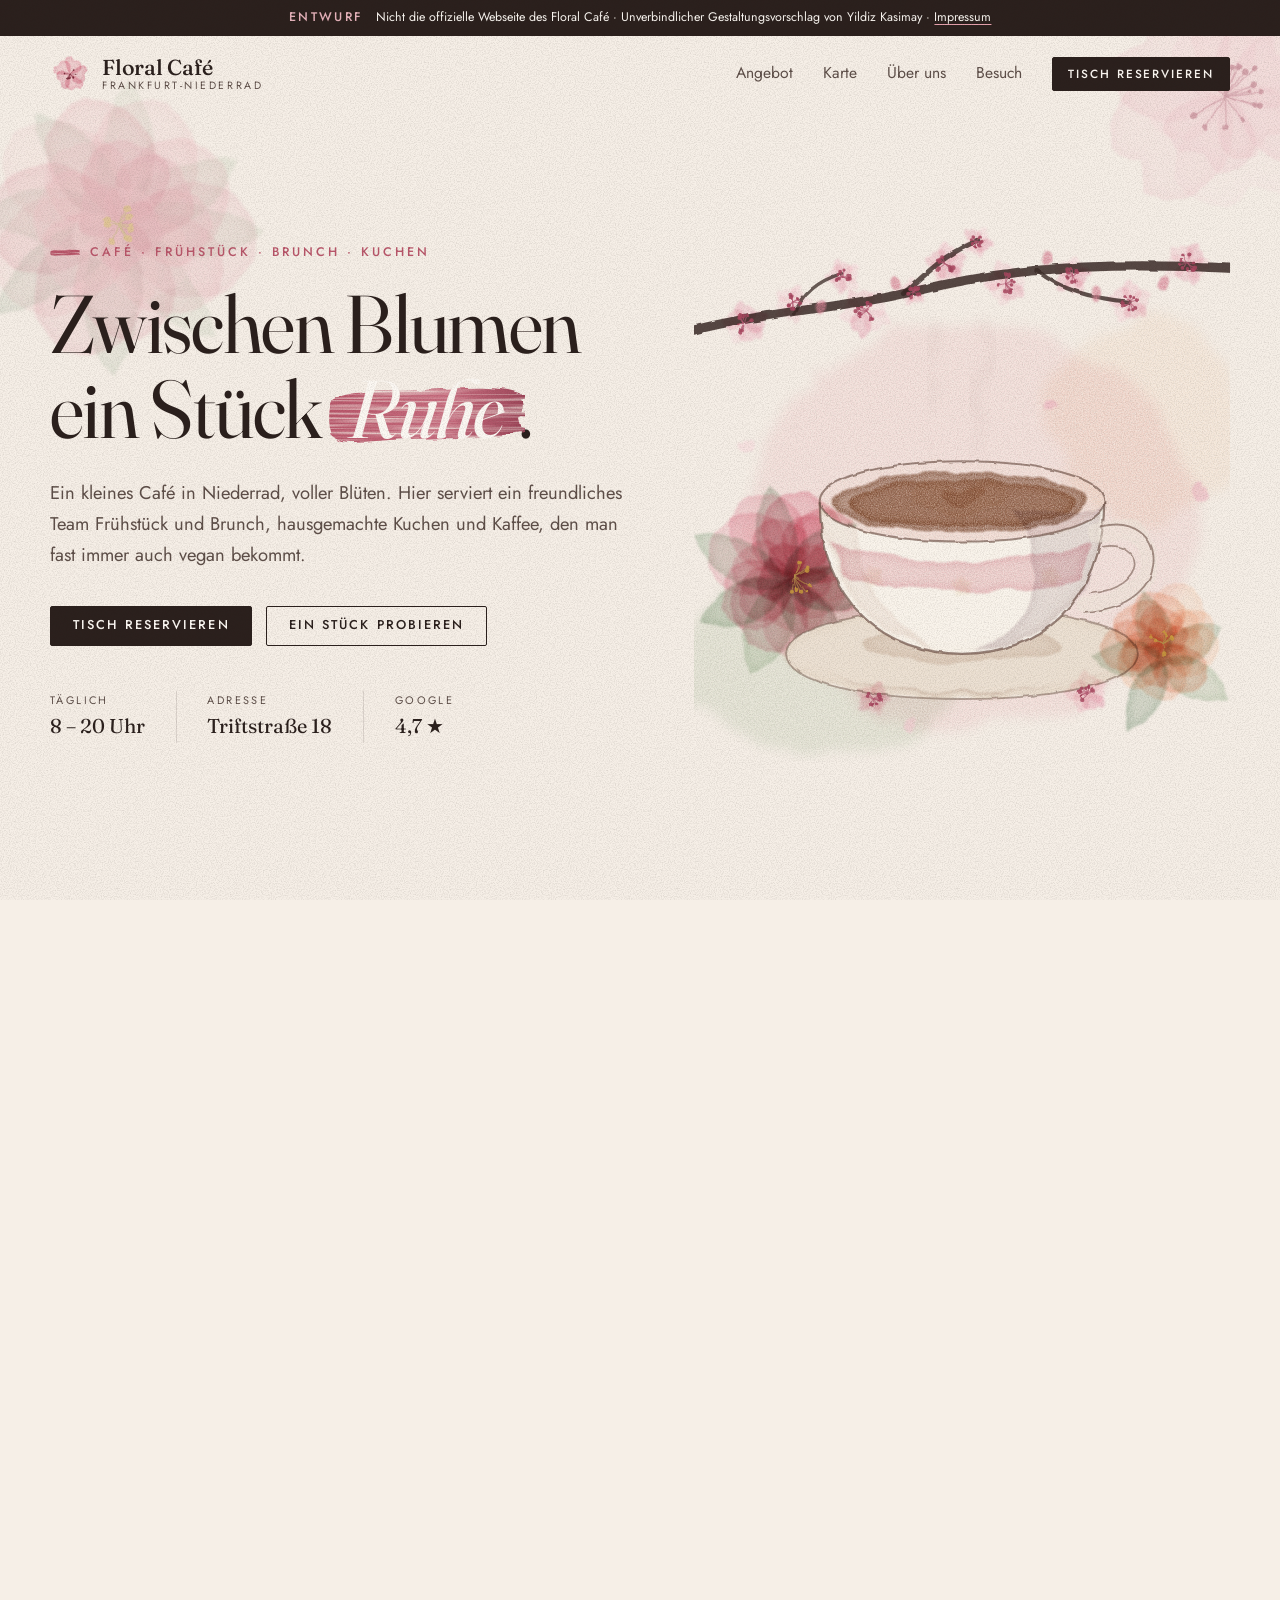
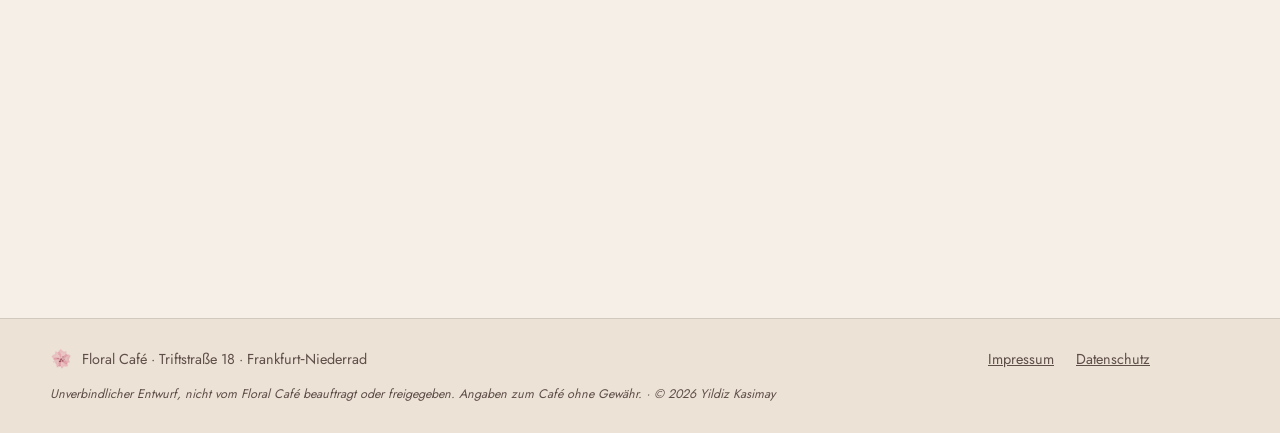
<file: index.html>
<!doctype html>
<html lang="de">
<head>
  <meta charset="utf-8">
  <meta name="viewport" content="width=device-width, initial-scale=1">
  <title>Floral Café · Frankfurt-Niederrad</title>
  <meta name="description" content="Frühstück, Brunch und hausgemachte Kuchen in einem kleinen Café voller Blumen – Triftstraße 18, Frankfurt-Niederrad. Täglich 8–20 Uhr.">
  <!-- Entwurf: nicht von Suchmaschinen erfassen lassen, solange das Café nicht zugestimmt hat -->
  <meta name="robots" content="noindex, nofollow">
  <meta name="theme-color" content="#f6efe7">
  <link rel="icon" href="img/logo.svg" type="image/svg+xml">
  <link rel="preload" href="fonts/fraunces-latin-opsz-normal.woff2" as="font" type="font/woff2" crossorigin>
  <link rel="preload" href="fonts/jost-latin-wght-normal.woff2" as="font" type="font/woff2" crossorigin>
  <link rel="stylesheet" href="css/style.css">
</head>
<body>

  <!-- Hintergrund: Blüten, die langsam aufblühen -->
  <div class="garden" aria-hidden="true">
    <div class="bloom" data-bloom="0" style="--x:-4%;--y:6%;--s:340px;--r:-12deg"><img src="img/bloom-peony-1.svg" alt=""><img src="img/bloom-peony-2.svg" alt=""><img src="img/bloom-peony-3.svg" alt=""></div>
    <div class="bloom" data-bloom="0" style="--x:84%;--y:-6%;--s:300px;--r:20deg"><img src="img/bloom-sakura-1.svg" alt=""><img src="img/bloom-sakura-2.svg" alt=""><img src="img/bloom-sakura-3.svg" alt=""></div>
    <div class="bloom" data-bloom=".08" style="--x:92%;--y:52%;--s:260px;--r:40deg"><img src="img/bloom-anemone-1.svg" alt=""><img src="img/bloom-anemone-2.svg" alt=""><img src="img/bloom-anemone-3.svg" alt=""></div>
    <div class="bloom" data-bloom=".2" style="--x:-6%;--y:62%;--s:300px;--r:-30deg"><img src="img/bloom-apricot-1.svg" alt=""><img src="img/bloom-apricot-2.svg" alt=""><img src="img/bloom-apricot-3.svg" alt=""></div>
    <div class="bloom" data-bloom=".35" style="--x:70%;--y:82%;--s:220px;--r:8deg"><img src="img/bloom-peony-1.svg" alt=""><img src="img/bloom-peony-2.svg" alt=""><img src="img/bloom-peony-3.svg" alt=""></div>
    <div class="bloom" data-bloom=".5" style="--x:14%;--y:30%;--s:150px;--r:60deg"><img src="img/bloom-sakura-1.svg" alt=""><img src="img/bloom-sakura-2.svg" alt=""><img src="img/bloom-sakura-3.svg" alt=""></div>
    <div class="bloom" data-bloom=".65" style="--x:58%;--y:18%;--s:170px;--r:-24deg"><img src="img/bloom-apricot-1.svg" alt=""><img src="img/bloom-apricot-2.svg" alt=""><img src="img/bloom-apricot-3.svg" alt=""></div>
    <div class="bloom" data-bloom=".8" style="--x:30%;--y:88%;--s:200px;--r:14deg"><img src="img/bloom-anemone-1.svg" alt=""><img src="img/bloom-anemone-2.svg" alt=""><img src="img/bloom-anemone-3.svg" alt=""></div>
  </div>

  <div class="draft-bar" role="note">
    <strong>Entwurf</strong>
    <span>Nicht die offizielle Webseite des Floral Café · Unverbindlicher Gestaltungsvorschlag von Yildiz Kasimay · <a href="impressum.html">Impressum</a></span>
  </div>

  <header class="site-header">
    <div class="container site-header__inner">
      <a class="brand" href="#start" aria-label="Floral Café, zum Seitenanfang">
        <img class="brand__mark" src="img/logo.svg" alt="" width="40" height="40">
        <span class="brand__text">
          <span class="brand__name">Floral Café</span>
          <span class="brand__sub">Frankfurt-Niederrad</span>
        </span>
      </a>
      <nav class="nav" aria-label="Hauptnavigation">
        <a href="#angebot">Angebot</a>
        <a href="#karte">Karte</a>
        <a href="#ueber-uns">Über uns</a>
        <a href="#besuch">Besuch</a>
        <a class="btn btn--small" href="tel:+496958609277">Tisch reservieren</a>
      </nav>
    </div>
  </header>

  <main id="start">

    <!-- Hero -->
    <section class="hero container">
      <div class="hero__text reveal">
        <p class="eyebrow">Café · Frühstück · Brunch · Kuchen</p>
        <h1 class="display">
          Zwischen Blumen<br>ein Stück <span class="painted"><span class="painted__text">Ruhe</span></span>.
        </h1>
        <p class="lead">
          Ein kleines Café in Niederrad, voller Blüten. Hier serviert ein freundliches Team Frühstück
          und Brunch, hausgemachte Kuchen und Kaffee, den man fast immer auch vegan bekommt.
        </p>
        <div class="hero__actions">
          <a class="btn" href="tel:+496958609277">Tisch reservieren</a>
          <a class="btn btn--ghost" href="#angebot">Ein Stück probieren</a>
        </div>
        <ul class="facts">
          <li><span class="facts__label">Täglich</span>8 – 20 Uhr</li>
          <li><span class="facts__label">Adresse</span>Triftstraße 18</li>
          <li><span class="facts__label">Google</span>4,7 ★</li>
        </ul>
      </div>
      <figure class="hero__art reveal">
        <img src="img/hero-kaffee.svg" alt="Aquarell: Cappuccino mit Latte Art zwischen Pfingstrosen, darüber ein Kirschblütenzweig" width="640" height="640">
      </figure>
    </section>

    <!-- Angebot als Torte -->
    <section class="section" id="angebot">
      <div class="container">
        <header class="section__head reveal">
          <p class="eyebrow">Unser Angebot</p>
          <h2 class="title">Eine Torte, sechs Stücke</h2>
          <p class="section__intro">Jedes Stück zeigt etwas, das es bei uns gibt. Suchen Sie sich eins aus, wir schneiden es Ihnen an.</p>
        </header>

        <div class="cake">
          <div class="cake__plate reveal">
<!-- torte:start -->
<svg class="cake__svg" viewBox="0 0 520 520" role="group" aria-label="Torte mit sechs Stücken – jedes Stück steht für ein Angebot">
<defs>
<filter id="k-wc" x="-20%" y="-20%" width="140%" height="140%" color-interpolation-filters="sRGB">
  <feTurbulence type="fractalNoise" baseFrequency="0.022" numOctaves="3" seed="8" result="warp"/>
  <feDisplacementMap in="SourceGraphic" in2="warp" scale="14" xChannelSelector="R" yChannelSelector="G" result="shape"/>
  <feGaussianBlur in="shape" stdDeviation="1.1" result="soft"/>
  <feMorphology in="soft" operator="erode" radius="2.5" result="inner"/>
  <feGaussianBlur in="inner" stdDeviation="5" result="innerSoft"/>
  <feComposite in="soft" in2="innerSoft" operator="arithmetic" k2="1" k3="-0.45" result="pool"/>
  <feTurbulence type="fractalNoise" baseFrequency="0.75" numOctaves="2" seed="12" result="grain"/>
  <feColorMatrix in="grain" type="matrix" values="0 0 0 0 0  0 0 0 0 0  0 0 0 0 0  -0.9 0 0 0 1.28" result="grainA"/>
  <feComposite in="pool" in2="grainA" operator="in"/>
</filter>
<filter id="k-bleed" x="-35%" y="-35%" width="170%" height="170%" color-interpolation-filters="sRGB">
  <feTurbulence type="fractalNoise" baseFrequency="0.012" numOctaves="4" seed="9" result="warp"/>
  <feDisplacementMap in="SourceGraphic" in2="warp" scale="46" xChannelSelector="R" yChannelSelector="G" result="shape"/>
  <feGaussianBlur in="shape" stdDeviation="7" result="soft"/>
  <feTurbulence type="fractalNoise" baseFrequency="0.6" numOctaves="2" seed="10" result="grain"/>
  <feColorMatrix in="grain" type="matrix" values="0 0 0 0 0  0 0 0 0 0  0 0 0 0 0  -1.2 0 0 0 1.4" result="grainA"/>
  <feComposite in="soft" in2="grainA" operator="in"/>
</filter>
<filter id="k-ink" x="-10%" y="-10%" width="120%" height="120%" color-interpolation-filters="sRGB">
  <feTurbulence type="fractalNoise" baseFrequency="0.06" numOctaves="2" seed="11" result="warp"/>
  <feDisplacementMap in="SourceGraphic" in2="warp" scale="4" xChannelSelector="R" yChannelSelector="G" result="shape"/>
  <feGaussianBlur in="shape" stdDeviation="0.45"/>
</filter>
<radialGradient id="k-plate" cx="45%" cy="40%" r="60%"><stop offset="0" stop-color="#fdfaf5"/><stop offset=".85" stop-color="#f3ebe0"/><stop offset="1" stop-color="#e2d4c4"/></radialGradient>
</defs>
<ellipse cx="270" cy="276" rx="250" ry="246" fill="#2b201d" fill-opacity=".10" filter="url(#k-bleed)"/>
<circle cx="260" cy="260" r="248" fill="url(#k-plate)"/>
<circle cx="260" cy="260" r="226" fill="none" stroke="#d9c7b5" stroke-width="1.2" stroke-dasharray="2 6"/>
<circle cx="260" cy="260" r="198" fill="#e8dccd" filter="url(#k-wc)"/>
<g class="cake__slice" data-slice="0" style="--dx:15px;--dy:-26px" tabindex="0" role="button" aria-label="Stück I">
  <path d="M260 260L260 64A196 196 0 0 1 429.7 162Z" fill="#2b201d" fill-opacity=".14" filter="url(#k-bleed)" class="cake__shadow"/>
  <path d="M260 260L260 64A196 196 0 0 1 429.7 162Z" fill="#f1d58a" filter="url(#k-wc)"/>
  <path d="M264.9 71.1A189 189 0 0 1 421.1 161.2" fill="none" stroke="#d9a94f" stroke-width="12" stroke-opacity=".8" filter="url(#k-wc)"/>
  <circle cx="316.7" cy="192.4" r="15" fill="#f6e27a" fill-opacity=".9" filter="url(#k-wc)"/><circle cx="316.7" cy="192.4" r="15" fill="none" stroke="#e0b93c" stroke-width="3" filter="url(#k-ink)"/><path d="M328.7 192.4L304.7 192.4" stroke="#e8c650" stroke-width="1.4" filter="url(#k-ink)"/><path d="M322.7 202.8L310.7 182" stroke="#e8c650" stroke-width="1.4" filter="url(#k-ink)"/><path d="M310.7 202.8L322.7 182" stroke="#e8c650" stroke-width="1.4" filter="url(#k-ink)"/><circle cx="312.9" cy="129.2" r="15" fill="#f6e27a" fill-opacity=".9" filter="url(#k-wc)"/><circle cx="312.9" cy="129.2" r="15" fill="none" stroke="#e0b93c" stroke-width="3" filter="url(#k-ink)"/><path d="M324.9 129.2L300.9 129.2" stroke="#e8c650" stroke-width="1.4" filter="url(#k-ink)"/><path d="M318.9 139.6L306.9 118.8" stroke="#e8c650" stroke-width="1.4" filter="url(#k-ink)"/><path d="M306.9 139.6L318.9 118.8" stroke="#e8c650" stroke-width="1.4" filter="url(#k-ink)"/><circle cx="305" cy="91.9" r="8" fill="#fdf9f3" fill-opacity=".95" filter="url(#k-wc)"/><path d="M301 91.9a4 4 0 1 1 4 4" stroke="#e6d8c8" stroke-width="1.4" fill="none"/><circle cx="347" cy="109.3" r="8" fill="#fdf9f3" fill-opacity=".95" filter="url(#k-wc)"/><path d="M343 109.3a4 4 0 1 1 4 4" stroke="#e6d8c8" stroke-width="1.4" fill="none"/><circle cx="383" cy="137" r="8" fill="#fdf9f3" fill-opacity=".95" filter="url(#k-wc)"/><path d="M379 137a4 4 0 1 1 4 4" stroke="#e6d8c8" stroke-width="1.4" fill="none"/>
  <path d="M260 260L260 64A196 196 0 0 1 429.7 162Z" fill="none" stroke="#fbf8f2" stroke-width="2.5"/>
</g>
<text class="cake__num" x="378" y="55.6" text-anchor="middle" dominant-baseline="central">I</text>
<g class="cake__slice" data-slice="1" style="--dx:30px;--dy:0px" tabindex="0" role="button" aria-label="Stück II">
  <path d="M260 260L429.7 162A196 196 0 0 1 429.7 358Z" fill="#2b201d" fill-opacity=".14" filter="url(#k-bleed)" class="cake__shadow"/>
  <path d="M260 260L429.7 162A196 196 0 0 1 429.7 358Z" fill="#ebb8b2" filter="url(#k-wc)"/>
  <path d="M426.1 169.8A189 189 0 0 1 426.1 350.2" fill="none" stroke="#c9868a" stroke-width="12" stroke-opacity=".8" filter="url(#k-wc)"/>
  <circle cx="339.2" cy="274.8" r="7.6" fill="#b8324a" fill-opacity=".9" filter="url(#k-wc)"/><circle cx="361.5" cy="273.8" r="7.8" fill="#5b3a6e" fill-opacity=".9" filter="url(#k-wc)"/><circle cx="344.9" cy="234.2" r="7.2" fill="#5b3a6e" fill-opacity=".9" filter="url(#k-wc)"/><circle cx="359.6" cy="286.7" r="7.4" fill="#a3283f" fill-opacity=".9" filter="url(#k-wc)"/><circle cx="333.9" cy="255.8" r="6.1" fill="#a3283f" fill-opacity=".9" filter="url(#k-wc)"/><circle cx="394" cy="238.4" r="6.2" fill="#b8324a" fill-opacity=".9" filter="url(#k-wc)"/><circle cx="332.2" cy="264.6" r="6.2" fill="#b8324a" fill-opacity=".9" filter="url(#k-wc)"/><circle cx="404.3" cy="253.5" r="8.2" fill="#5b3a6e" fill-opacity=".9" filter="url(#k-wc)"/><circle cx="378.3" cy="223.2" r="6.5" fill="#a3283f" fill-opacity=".9" filter="url(#k-wc)"/><circle cx="428.1" cy="215" r="8" fill="#fdf9f3" fill-opacity=".95" filter="url(#k-wc)"/><path d="M424.1 215a4 4 0 1 1 4 4" stroke="#e6d8c8" stroke-width="1.4" fill="none"/><circle cx="434" cy="260" r="8" fill="#fdf9f3" fill-opacity=".95" filter="url(#k-wc)"/><path d="M430 260a4 4 0 1 1 4 4" stroke="#e6d8c8" stroke-width="1.4" fill="none"/><circle cx="428.1" cy="305" r="8" fill="#fdf9f3" fill-opacity=".95" filter="url(#k-wc)"/><path d="M424.1 305a4 4 0 1 1 4 4" stroke="#e6d8c8" stroke-width="1.4" fill="none"/>
  <path d="M260 260L429.7 162A196 196 0 0 1 429.7 358Z" fill="none" stroke="#fbf8f2" stroke-width="2.5"/>
</g>
<text class="cake__num" x="496" y="260" text-anchor="middle" dominant-baseline="central">II</text>
<g class="cake__slice" data-slice="2" style="--dx:15px;--dy:26px" tabindex="0" role="button" aria-label="Stück III">
  <path d="M260 260L429.7 358A196 196 0 0 1 260 456Z" fill="#2b201d" fill-opacity=".14" filter="url(#k-bleed)" class="cake__shadow"/>
  <path d="M260 260L429.7 358A196 196 0 0 1 260 456Z" fill="#f7e6df" filter="url(#k-wc)"/>
  <path d="M421.1 358.8A189 189 0 0 1 264.9 448.9" fill="none" stroke="#e3b9a8" stroke-width="12" stroke-opacity=".8" filter="url(#k-wc)"/>
  <g transform="translate(293 341.8) rotate(150)"><path d="M-13 -4C-13 -22 13 -22 13 -4C10 10 -10 10 -13 -4Z" fill="#d23a4a" fill-opacity=".92" filter="url(#k-wc)"/><path d="M-6 -16L0 -24L6 -16" stroke="#5f8a45" stroke-width="3" fill="none" filter="url(#k-ink)"/></g><g transform="translate(351.8 362) rotate(150)"><path d="M-13 -4C-13 -22 13 -22 13 -4C10 10 -10 10 -13 -4Z" fill="#d23a4a" fill-opacity=".92" filter="url(#k-wc)"/><path d="M-6 -16L0 -24L6 -16" stroke="#5f8a45" stroke-width="3" fill="none" filter="url(#k-ink)"/></g><g transform="translate(298.9 395.7) rotate(150)"><path d="M-13 -4C-13 -22 13 -22 13 -4C10 10 -10 10 -13 -4Z" fill="#d23a4a" fill-opacity=".92" filter="url(#k-wc)"/><path d="M-6 -16L0 -24L6 -16" stroke="#5f8a45" stroke-width="3" fill="none" filter="url(#k-ink)"/></g><circle cx="383" cy="383" r="8" fill="#fdf9f3" fill-opacity=".95" filter="url(#k-wc)"/><path d="M379 383a4 4 0 1 1 4 4" stroke="#e6d8c8" stroke-width="1.4" fill="none"/><circle cx="347" cy="410.7" r="8" fill="#fdf9f3" fill-opacity=".95" filter="url(#k-wc)"/><path d="M343 410.7a4 4 0 1 1 4 4" stroke="#e6d8c8" stroke-width="1.4" fill="none"/><circle cx="305" cy="428.1" r="8" fill="#fdf9f3" fill-opacity=".95" filter="url(#k-wc)"/><path d="M301 428.1a4 4 0 1 1 4 4" stroke="#e6d8c8" stroke-width="1.4" fill="none"/>
  <path d="M260 260L429.7 358A196 196 0 0 1 260 456Z" fill="none" stroke="#fbf8f2" stroke-width="2.5"/>
</g>
<text class="cake__num" x="378" y="464.4" text-anchor="middle" dominant-baseline="central">III</text>
<g class="cake__slice" data-slice="3" style="--dx:-15px;--dy:26px" tabindex="0" role="button" aria-label="Stück IV">
  <path d="M260 260L260 456A196 196 0 0 1 90.3 358Z" fill="#2b201d" fill-opacity=".14" filter="url(#k-bleed)" class="cake__shadow"/>
  <path d="M260 260L260 456A196 196 0 0 1 90.3 358Z" fill="#aebe80" filter="url(#k-wc)"/>
  <path d="M255.1 448.9A189 189 0 0 1 98.9 358.8" fill="none" stroke="#7f9555" stroke-width="12" stroke-opacity=".8" filter="url(#k-wc)"/>
  <circle cx="248.9" cy="364.3" r="1.4" fill="#5f7a35" fill-opacity=".7"/><circle cx="246.4" cy="313.1" r="0.8" fill="#5f7a35" fill-opacity=".7"/><circle cx="187.4" cy="404" r="0.9" fill="#5f7a35" fill-opacity=".7"/><circle cx="208.2" cy="387.1" r="1.6" fill="#5f7a35" fill-opacity=".7"/><circle cx="227.9" cy="318.4" r="1.7" fill="#5f7a35" fill-opacity=".7"/><circle cx="240.9" cy="314.3" r="1.4" fill="#5f7a35" fill-opacity=".7"/><circle cx="187.4" cy="402.8" r="1.2" fill="#5f7a35" fill-opacity=".7"/><circle cx="232.3" cy="393.5" r="1.6" fill="#5f7a35" fill-opacity=".7"/><circle cx="194.2" cy="359.2" r="1.3" fill="#5f7a35" fill-opacity=".7"/><circle cx="199.6" cy="398.3" r="1" fill="#5f7a35" fill-opacity=".7"/><circle cx="237.5" cy="315.2" r="1.4" fill="#5f7a35" fill-opacity=".7"/><circle cx="238" cy="379.2" r="0.9" fill="#5f7a35" fill-opacity=".7"/><circle cx="231.4" cy="395" r="1.5" fill="#5f7a35" fill-opacity=".7"/><circle cx="190.3" cy="361.5" r="1" fill="#5f7a35" fill-opacity=".7"/><circle cx="186.2" cy="350.5" r="1.5" fill="#5f7a35" fill-opacity=".7"/><circle cx="222" cy="400.3" r="1.7" fill="#5f7a35" fill-opacity=".7"/><circle cx="174" cy="377.2" r="1.4" fill="#5f7a35" fill-opacity=".7"/><circle cx="230.8" cy="366.2" r="1.1" fill="#5f7a35" fill-opacity=".7"/><circle cx="234.9" cy="360" r="1.3" fill="#5f7a35" fill-opacity=".7"/><circle cx="145.7" cy="374.1" r="1.3" fill="#5f7a35" fill-opacity=".7"/><circle cx="245.4" cy="317.6" r="1.5" fill="#5f7a35" fill-opacity=".7"/><circle cx="232.3" cy="423.2" r="1.2" fill="#5f7a35" fill-opacity=".7"/><circle cx="200.9" cy="365.4" r="0.9" fill="#5f7a35" fill-opacity=".7"/><circle cx="232" cy="405.9" r="1.7" fill="#5f7a35" fill-opacity=".7"/><circle cx="178.1" cy="341.3" r="1.2" fill="#5f7a35" fill-opacity=".7"/><circle cx="213.5" cy="335.9" r="1.1" fill="#5f7a35" fill-opacity=".7"/><circle cx="241.7" cy="363.7" r="1.2" fill="#5f7a35" fill-opacity=".7"/><circle cx="197.7" cy="374.4" r="1.4" fill="#5f7a35" fill-opacity=".7"/><circle cx="205.9" cy="353.9" r="1.1" fill="#5f7a35" fill-opacity=".7"/><circle cx="225.2" cy="324.9" r="0.9" fill="#5f7a35" fill-opacity=".7"/><circle cx="211.7" cy="305.6" r="1.7" fill="#5f7a35" fill-opacity=".7"/><circle cx="161.4" cy="370.5" r="1" fill="#5f7a35" fill-opacity=".7"/><circle cx="234.8" cy="334.3" r="1.1" fill="#5f7a35" fill-opacity=".7"/><circle cx="233.1" cy="333.3" r="1.8" fill="#5f7a35" fill-opacity=".7"/><circle cx="147" cy="377.8" r="1.4" fill="#5f7a35" fill-opacity=".7"/><circle cx="173.8" cy="370.1" r="1.8" fill="#5f7a35" fill-opacity=".7"/><circle cx="180.7" cy="363.9" r="1.2" fill="#5f7a35" fill-opacity=".7"/><circle cx="190.6" cy="349.1" r="1.7" fill="#5f7a35" fill-opacity=".7"/><circle cx="217.9" cy="355.4" r="1.1" fill="#5f7a35" fill-opacity=".7"/><circle cx="243.5" cy="389.3" r="0.9" fill="#5f7a35" fill-opacity=".7"/><path d="M0 0C10.9 -5.3 11.8 -13.7 3.9 -17.5L0 -15.1L-3.9 -17.5C-11.8 -13.7 -10.9 -5.3 0 0Z" transform="translate(201.2 361.8) rotate(-1.2)" fill="#f4efe6" fill-opacity="0.98" filter="url(#k-wc)" style="mix-blend-mode:multiply"/><path d="M0 0C11.5 -5.1 12.4 -13.4 4.1 -17.2L0 -14.8L-4.1 -17.2C-12.4 -13.4 -11.5 -5.1 0 0Z" transform="translate(201.2 361.8) rotate(69)" fill="#fbf8f2" fill-opacity="0.9840000000000001" filter="url(#k-wc)" style="mix-blend-mode:multiply"/><path d="M0 0C11.4 -4.8 12.4 -12.6 4.1 -16.1L0 -13.9L-4.1 -16.1C-12.4 -12.6 -11.4 -4.8 0 0Z" transform="translate(201.2 361.8) rotate(145.6)" fill="#fbf8f2" fill-opacity="0.9540000000000001" filter="url(#k-wc)" style="mix-blend-mode:multiply"/><path d="M0 0C11.9 -5.5 12.8 -14.3 4.3 -18.3L0 -15.7L-4.3 -18.3C-12.8 -14.3 -11.9 -5.5 0 0Z" transform="translate(201.2 361.8) rotate(214.7)" fill="#f4efe6" fill-opacity="0.958" filter="url(#k-wc)" style="mix-blend-mode:multiply"/><path d="M0 0C12.8 -5.4 13.8 -14 4.6 -17.9L0 -15.4L-4.6 -17.9C-13.8 -14 -12.8 -5.4 0 0Z" transform="translate(201.2 361.8) rotate(289.9)" fill="#fbf8f2" fill-opacity="0.9790000000000001" filter="url(#k-wc)" style="mix-blend-mode:multiply"/><circle cx="201.2" cy="361.8" r="3.5" fill="#c99a3e" filter="url(#k-ink)"/><circle cx="215" cy="428.1" r="8" fill="#fdf9f3" fill-opacity=".95" filter="url(#k-wc)"/><path d="M211 428.1a4 4 0 1 1 4 4" stroke="#e6d8c8" stroke-width="1.4" fill="none"/><circle cx="173" cy="410.7" r="8" fill="#fdf9f3" fill-opacity=".95" filter="url(#k-wc)"/><path d="M169 410.7a4 4 0 1 1 4 4" stroke="#e6d8c8" stroke-width="1.4" fill="none"/><circle cx="137" cy="383" r="8" fill="#fdf9f3" fill-opacity=".95" filter="url(#k-wc)"/><path d="M133 383a4 4 0 1 1 4 4" stroke="#e6d8c8" stroke-width="1.4" fill="none"/>
  <path d="M260 260L260 456A196 196 0 0 1 90.3 358Z" fill="none" stroke="#fbf8f2" stroke-width="2.5"/>
</g>
<text class="cake__num" x="142" y="464.4" text-anchor="middle" dominant-baseline="central">IV</text>
<g class="cake__slice" data-slice="4" style="--dx:-30px;--dy:0px" tabindex="0" role="button" aria-label="Stück V">
  <path d="M260 260L90.3 358A196 196 0 0 1 90.3 162Z" fill="#2b201d" fill-opacity=".14" filter="url(#k-bleed)" class="cake__shadow"/>
  <path d="M260 260L90.3 358A196 196 0 0 1 90.3 162Z" fill="#8f5e40" filter="url(#k-wc)"/>
  <path d="M93.9 350.2A189 189 0 0 1 93.9 169.8" fill="none" stroke="#5d3a29" stroke-width="12" stroke-opacity=".8" filter="url(#k-wc)"/>
  <circle cx="111.2" cy="209.7" r="1.4" fill="#3a2016" fill-opacity=".75"/><circle cx="223.3" cy="244.6" r="1.6" fill="#3a2016" fill-opacity=".75"/><circle cx="134.3" cy="216.2" r="1.3" fill="#3a2016" fill-opacity=".75"/><circle cx="150.1" cy="292.7" r="1.4" fill="#3a2016" fill-opacity=".75"/><circle cx="108.4" cy="249.9" r="0.9" fill="#3a2016" fill-opacity=".75"/><circle cx="136.4" cy="249.3" r="0.9" fill="#3a2016" fill-opacity=".75"/><circle cx="163.7" cy="279.5" r="1.2" fill="#3a2016" fill-opacity=".75"/><circle cx="116.3" cy="207.6" r="1.2" fill="#3a2016" fill-opacity=".75"/><circle cx="149.2" cy="259" r="0.9" fill="#3a2016" fill-opacity=".75"/><circle cx="149.1" cy="218.1" r="1.4" fill="#3a2016" fill-opacity=".75"/><circle cx="177.4" cy="257.3" r="1" fill="#3a2016" fill-opacity=".75"/><circle cx="188.4" cy="268.2" r="1.8" fill="#3a2016" fill-opacity=".75"/><circle cx="180.6" cy="280.8" r="1.2" fill="#3a2016" fill-opacity=".75"/><circle cx="183.5" cy="258.1" r="1.1" fill="#3a2016" fill-opacity=".75"/><circle cx="154.6" cy="290.4" r="1.5" fill="#3a2016" fill-opacity=".75"/><circle cx="149" cy="309.3" r="1.1" fill="#3a2016" fill-opacity=".75"/><circle cx="161.7" cy="273.5" r="1.2" fill="#3a2016" fill-opacity=".75"/><circle cx="107" cy="264" r="1.5" fill="#3a2016" fill-opacity=".75"/><circle cx="205.3" cy="260.3" r="1.4" fill="#3a2016" fill-opacity=".75"/><circle cx="165.4" cy="245" r="1.6" fill="#3a2016" fill-opacity=".75"/><circle cx="123.7" cy="226.7" r="1.1" fill="#3a2016" fill-opacity=".75"/><circle cx="188.3" cy="278" r="1.3" fill="#3a2016" fill-opacity=".75"/><circle cx="143.7" cy="269" r="1" fill="#3a2016" fill-opacity=".75"/><circle cx="125" cy="282.6" r="1" fill="#3a2016" fill-opacity=".75"/><circle cx="189.3" cy="234.1" r="1" fill="#3a2016" fill-opacity=".75"/><circle cx="170.6" cy="266.8" r="0.9" fill="#3a2016" fill-opacity=".75"/><circle cx="187.2" cy="263.2" r="1.4" fill="#3a2016" fill-opacity=".75"/><circle cx="161.4" cy="244.2" r="1.1" fill="#3a2016" fill-opacity=".75"/><circle cx="145" cy="243.5" r="1" fill="#3a2016" fill-opacity=".75"/><circle cx="122.8" cy="318.3" r="1.2" fill="#3a2016" fill-opacity=".75"/><circle cx="115.2" cy="244.2" r="1.7" fill="#3a2016" fill-opacity=".75"/><circle cx="136.8" cy="235.8" r="1.1" fill="#3a2016" fill-opacity=".75"/><circle cx="164.2" cy="262.6" r="1.4" fill="#3a2016" fill-opacity=".75"/><circle cx="213.5" cy="244.2" r="1" fill="#3a2016" fill-opacity=".75"/><circle cx="94.9" cy="245.2" r="1.6" fill="#3a2016" fill-opacity=".75"/><circle cx="101.9" cy="232.8" r="1.7" fill="#3a2016" fill-opacity=".75"/><circle cx="117.3" cy="281.5" r="0.9" fill="#3a2016" fill-opacity=".75"/><circle cx="160.1" cy="290.4" r="1" fill="#3a2016" fill-opacity=".75"/><circle cx="177.3" cy="225.4" r="1.4" fill="#3a2016" fill-opacity=".75"/><circle cx="178.4" cy="261.5" r="1.4" fill="#3a2016" fill-opacity=".75"/><circle cx="107.8" cy="307.3" r="1.5" fill="#3a2016" fill-opacity=".75"/><circle cx="152.8" cy="252.5" r="1.3" fill="#3a2016" fill-opacity=".75"/><circle cx="195.9" cy="263.2" r="0.9" fill="#3a2016" fill-opacity=".75"/><circle cx="207.8" cy="247.3" r="1.8" fill="#3a2016" fill-opacity=".75"/><circle cx="155.2" cy="286.3" r="1.3" fill="#3a2016" fill-opacity=".75"/><circle cx="135" cy="289.7" r="0.9" fill="#3a2016" fill-opacity=".75"/><circle cx="174.4" cy="272.9" r="1.5" fill="#3a2016" fill-opacity=".75"/><circle cx="156.1" cy="256.3" r="1.2" fill="#3a2016" fill-opacity=".75"/><circle cx="217.9" cy="270.3" r="0.8" fill="#3a2016" fill-opacity=".75"/><circle cx="210.9" cy="265.6" r="1.1" fill="#3a2016" fill-opacity=".75"/><g transform="translate(166.4 269.8) rotate(210)"><ellipse rx="10" ry="7" fill="#3b2318" fill-opacity=".92" filter="url(#k-wc)"/><path d="M-8 0C-3 -3 3 3 8 0" stroke="#8f5e40" stroke-width="1.6" fill="none"/></g><g transform="translate(121 235.5) rotate(210)"><ellipse rx="10" ry="7" fill="#3b2318" fill-opacity=".92" filter="url(#k-wc)"/><path d="M-8 0C-3 -3 3 3 8 0" stroke="#8f5e40" stroke-width="1.6" fill="none"/></g><circle cx="91.9" cy="305" r="8" fill="#fdf9f3" fill-opacity=".95" filter="url(#k-wc)"/><path d="M87.9 305a4 4 0 1 1 4 4" stroke="#e6d8c8" stroke-width="1.4" fill="none"/><circle cx="86" cy="260" r="8" fill="#fdf9f3" fill-opacity=".95" filter="url(#k-wc)"/><path d="M82 260a4 4 0 1 1 4 4" stroke="#e6d8c8" stroke-width="1.4" fill="none"/><circle cx="91.9" cy="215" r="8" fill="#fdf9f3" fill-opacity=".95" filter="url(#k-wc)"/><path d="M87.9 215a4 4 0 1 1 4 4" stroke="#e6d8c8" stroke-width="1.4" fill="none"/>
  <path d="M260 260L90.3 358A196 196 0 0 1 90.3 162Z" fill="none" stroke="#fbf8f2" stroke-width="2.5"/>
</g>
<text class="cake__num" x="24" y="260" text-anchor="middle" dominant-baseline="central">V</text>
<g class="cake__slice" data-slice="5" style="--dx:-15px;--dy:-26px" tabindex="0" role="button" aria-label="Stück VI">
  <path d="M260 260L90.3 162A196 196 0 0 1 260 64Z" fill="#2b201d" fill-opacity=".14" filter="url(#k-bleed)" class="cake__shadow"/>
  <path d="M260 260L90.3 162A196 196 0 0 1 260 64Z" fill="#eaa9b6" filter="url(#k-wc)"/>
  <path d="M98.9 161.2A189 189 0 0 1 255.1 71.1" fill="none" stroke="#c97f90" stroke-width="12" stroke-opacity=".8" filter="url(#k-wc)"/>
  <path d="M0 0C10 -4.5 11.5 -14.8 0 -18C-11.5 -14.8 -10 -4.5 0 0Z" transform="translate(209.2 135.9) rotate(61.1)" fill="#d9677f" fill-opacity=".85" filter="url(#k-wc)"/><path d="M0 0C10 -4.5 11.5 -14.8 0 -18C-11.5 -14.8 -10 -4.5 0 0Z" transform="translate(187.2 142.9) rotate(169.9)" fill="#b8405c" fill-opacity=".85" filter="url(#k-wc)"/><path d="M0 0C10 -4.5 11.5 -14.8 0 -18C-11.5 -14.8 -10 -4.5 0 0Z" transform="translate(194.5 150.7) rotate(354.1)" fill="#d9677f" fill-opacity=".85" filter="url(#k-wc)"/><path d="M0 0C10 -4.5 11.5 -14.8 0 -18C-11.5 -14.8 -10 -4.5 0 0Z" transform="translate(214.8 199.5) rotate(98)" fill="#c64f6b" fill-opacity=".85" filter="url(#k-wc)"/><path d="M0 0C10 -4.5 11.5 -14.8 0 -18C-11.5 -14.8 -10 -4.5 0 0Z" transform="translate(223.1 185.2) rotate(249.5)" fill="#d9677f" fill-opacity=".85" filter="url(#k-wc)"/><path d="M220.5 167.1l4 -3l3 4l-4 3z" fill="#d4a94c" fill-opacity=".95"/><path d="M209 189.4l4 -3l3 4l-4 3z" fill="#d4a94c" fill-opacity=".95"/><path d="M212.5 203.6l4 -3l3 4l-4 3z" fill="#d4a94c" fill-opacity=".95"/><path d="M153.7 158.5l4 -3l3 4l-4 3z" fill="#d4a94c" fill-opacity=".95"/><path d="M204.1 197.7l4 -3l3 4l-4 3z" fill="#d4a94c" fill-opacity=".95"/><path d="M234.5 204.8l4 -3l3 4l-4 3z" fill="#d4a94c" fill-opacity=".95"/><circle cx="137" cy="137" r="8" fill="#fdf9f3" fill-opacity=".95" filter="url(#k-wc)"/><path d="M133 137a4 4 0 1 1 4 4" stroke="#e6d8c8" stroke-width="1.4" fill="none"/><circle cx="173" cy="109.3" r="8" fill="#fdf9f3" fill-opacity=".95" filter="url(#k-wc)"/><path d="M169 109.3a4 4 0 1 1 4 4" stroke="#e6d8c8" stroke-width="1.4" fill="none"/><circle cx="215" cy="91.9" r="8" fill="#fdf9f3" fill-opacity=".95" filter="url(#k-wc)"/><path d="M211 91.9a4 4 0 1 1 4 4" stroke="#e6d8c8" stroke-width="1.4" fill="none"/>
  <path d="M260 260L90.3 162A196 196 0 0 1 260 64Z" fill="none" stroke="#fbf8f2" stroke-width="2.5"/>
</g>
<text class="cake__num" x="142" y="55.6" text-anchor="middle" dominant-baseline="central">VI</text>
</svg>
<!-- torte:end -->
            <p class="cake__hint" aria-hidden="true">Stück antippen</p>
          </div>

          <div class="cake__panel reveal" aria-live="polite">
            <article class="slice-card is-active" data-card="0" style="--accent:#d9a94f">
              <p class="slice-card__num">I · Frühstück</p>
              <h3>Den Tag sanft beginnen</h3>
              <p>Schon ab acht Uhr morgens sitzen Sie bei Kaffee und Croissant zwischen unseren Blumen, bevor der Tag richtig losgeht.</p>
              <ul>
                <li>Avocado-Brot, der Liebling unserer Gäste</li>
                <li>Croissants &amp; Toasts</li>
                <li>Sandwiches, herzhaft belegt</li>
              </ul>
            </article>
            <article class="slice-card" data-card="1" style="--accent:#c9868a">
              <p class="slice-card__num">II · Brunch</p>
              <h3>Für lange Vormittage</h3>
              <p>Beim Brunch mit Freunden oder der Familie dürfen Sie gern so lange bei uns bleiben, wie das Gespräch dauert.</p>
              <ul>
                <li>Paninis &amp; Club-Sandwich</li>
                <li>Süßes und Herzhaftes zum Teilen</li>
                <li>Jeden Tag in der Woche</li>
              </ul>
            </article>
            <article class="slice-card" data-card="2" style="--accent:#e3909c">
              <p class="slice-card__num">III · Hausgemachte Kuchen</p>
              <h3>Aus der Vitrine</h3>
              <p>Unsere Kuchen backen wir selbst, und die Auswahl wechselt nach Lust und Laune.</p>
              <ul>
                <li>Cheesecake</li>
                <li>Tiramisu</li>
                <li>Wechselnde Torten &amp; Kuchen</li>
              </ul>
            </article>
            <article class="slice-card" data-card="3" style="--accent:#7f9555">
              <p class="slice-card__num">IV · Vegan</p>
              <h3>Für alle ein Stück</h3>
              <p>Fast jedes Heißgetränk bereiten wir auf Wunsch mit Pflanzenmilch zu, und in der Vitrine steht fast immer auch ein veganer Kuchen.</p>
              <ul>
                <li>Hafer- &amp; Pflanzenmilch</li>
                <li>Vegane Kuchen</li>
                <li>Einfach nachfragen</li>
              </ul>
            </article>
            <article class="slice-card" data-card="4" style="--accent:#8f5e40">
              <p class="slice-card__num">V · Kaffee, Tee &amp; Matcha</p>
              <h3>Aus der Tasse</h3>
              <p>Zum Cappuccino gehört bei uns Latte Art, den Tee bringen wir Ihnen in der Kanne, und der Matcha Latte leuchtet grün.</p>
              <ul>
                <li>Kaffeespezialitäten</li>
                <li>Matcha Latte</li>
                <li>Tees</li>
              </ul>
            </article>
            <article class="slice-card" data-card="5" style="--accent:#c97f90">
              <p class="slice-card__num">VI · To go &amp; Anlässe</p>
              <h3>Ein Stück für unterwegs</h3>
              <p>Wenn es schnell gehen muss, nehmen Sie Kaffee und Kuchen mit. Für eine Feier oder ein Treffen im Büro sprechen Sie uns an.</p>
              <ul>
                <li>Kaffee &amp; Kuchen zum Mitnehmen</li>
                <li>Paninis to go</li>
                <li>Anfragen für Feiern</li>
              </ul>
            </article>
            <div class="cake__nav">
              <button class="round-btn" type="button" data-step="-1" aria-label="Vorheriges Stück">←</button>
              <span class="cake__count"><span data-count>1</span> / 6</span>
              <button class="round-btn" type="button" data-step="1" aria-label="Nächstes Stück">→</button>
            </div>
          </div>
        </div>
      </div>
    </section>

    <!-- Kleine Karte -->
    <section class="section" id="karte">
      <div class="container">
        <header class="section__head reveal">
          <p class="eyebrow">Kleine Karte</p>
          <h2 class="title">Was bei uns auf den Tisch kommt</h2>
          <p class="section__intro">Ein Auszug. Die ganze Karte und die Kuchen des Tages finden Sie bei uns vor Ort.</p>
        </header>

        <ul class="menu">
          <li class="dish reveal">
            <img src="img/karte-avocado.svg" alt="Aquarell: Avocado-Brot" width="400" height="320" loading="lazy">
            <h3>Avocado-Brot</h3>
            <p>Geröstetes Brot mit Avocado und einem Hauch Chili, unser Frühstücksklassiker.</p>
            <span class="tag tag--vegan">vegan möglich</span>
          </li>
          <li class="dish reveal">
            <img src="img/karte-croissant.svg" alt="Aquarell: Croissant" width="400" height="320" loading="lazy">
            <h3>Croissant</h3>
            <p>Buttrig und blättrig. Dazu passt ein Milchkaffee.</p>
          </li>
          <li class="dish reveal">
            <img src="img/karte-panini.svg" alt="Aquarell: Panini mit Mozzarella, Tomate und Rucola" width="400" height="320" loading="lazy">
            <h3>Panini</h3>
            <p>Knusprig gegrillt und herzhaft belegt, auch zum Mitnehmen.</p>
          </li>
          <li class="dish reveal">
            <img src="img/karte-cappuccino.svg" alt="Aquarell: Cappuccino mit Latte Art" width="400" height="320" loading="lazy">
            <h3>Cappuccino</h3>
            <p>Mit feinem Milchschaum und Latte Art, auf Wunsch mit Hafermilch.</p>
            <span class="tag tag--vegan">vegan möglich</span>
          </li>
          <li class="dish reveal">
            <img src="img/karte-matcha.svg" alt="Aquarell: Matcha Latte im Glas" width="400" height="320" loading="lazy">
            <h3>Matcha Latte</h3>
            <p>Gemahlener Grüntee mit Milch.</p>
            <span class="tag tag--vegan">vegan möglich</span>
          </li>
          <li class="dish reveal">
            <img src="img/karte-torte.svg" alt="Aquarell: Stück Erdbeertorte" width="400" height="320" loading="lazy">
            <h3>Torte des Tages</h3>
            <p>Hausgemacht und jeden Tag ein bisschen anders.</p>
            <span class="tag tag--vegan">oft auch vegan</span>
          </li>
          <li class="dish reveal">
            <img src="img/karte-cheesecake.svg" alt="Aquarell: Cheesecake mit Beeren" width="400" height="320" loading="lazy">
            <h3>Cheesecake</h3>
            <p>Cremig, mit Beeren und einem knusprigen Boden.</p>
          </li>
          <li class="dish reveal">
            <img src="img/karte-tiramisu.svg" alt="Aquarell: Tiramisu" width="400" height="320" loading="lazy">
            <h3>Tiramisu</h3>
            <p>Mit Espresso getränkt, mit Kakao bestäubt.</p>
          </li>
        </ul>
      </div>
    </section>

    <!-- Über uns -->
    <section class="section" id="ueber-uns">
      <div class="container about">
        <figure class="about__art reveal">
          <img src="img/cafe-fassade.svg" alt="Aquarell: Das Floral Café von außen mit rosa Markise, Blumenkästen und einem Bistrotisch" width="640" height="540" loading="lazy">
        </figure>
        <div class="about__text reveal">
          <p class="eyebrow">Über uns</p>
          <h2 class="title">Ein Café, das blüht</h2>
          <p>
            Wer bei uns in der Triftstraße die Tür öffnet, steht mitten in einem kleinen Blumenmeer.
            Manche nehmen auf dem Weg zur Arbeit schnell einen Kaffee mit, andere bleiben sonntags
            zum Brunch oder nachmittags auf ein Stück Kuchen.
          </p>
          <p>
            Viele unserer Gäste kommen aus der Nachbarschaft, und es freut uns, dass sie regelmäßig vorbeischauen.
          </p>
          <dl class="stats">
            <div><dt>4,7 ★</dt><dd>bei Google</dd></div>
            <div><dt>7 Tage</dt><dd>die Woche geöffnet</dd></div>
            <div><dt>Fast alle</dt><dd>Heißgetränke auch vegan</dd></div>
          </dl>
        </div>
      </div>

      <div class="container voices reveal">
        <p class="voices__label">Was unsere Gäste sagen <span>(sinngemäß aus Bewertungen)</span></p>
        <ul>
          <li>Wunderschön mit Blumen dekoriert und richtig gemütlich.</li>
          <li>Das Personal ist herzlich und aufmerksam.</li>
          <li>Unbedingt das Avocado-Brot probieren!</li>
        </ul>
      </div>
    </section>

    <!-- Besuch -->
    <section class="section" id="besuch">
      <div class="container visit">
        <div class="visit__map reveal">
          <svg viewBox="0 0 600 460" role="img" aria-labelledby="map-title">
            <title id="map-title">Lageplan (vereinfacht): Floral Café in der Triftstraße 18, südlich vom Main, nahe Stadtwald</title>
            <defs>
              <filter id="m-wc" x="-20%" y="-20%" width="140%" height="140%" color-interpolation-filters="sRGB">
                <feTurbulence type="fractalNoise" baseFrequency="0.02" numOctaves="3" seed="4" result="w"/>
                <feDisplacementMap in="SourceGraphic" in2="w" scale="18" xChannelSelector="R" yChannelSelector="G" result="s"/>
                <feGaussianBlur in="s" stdDeviation="1.4" result="soft"/>
                <feMorphology in="soft" operator="erode" radius="3" result="in"/>
                <feGaussianBlur in="in" stdDeviation="6" result="ins"/>
                <feComposite in="soft" in2="ins" operator="arithmetic" k2="1" k3="-0.45"/>
              </filter>
              <filter id="m-edge" x="-20%" y="-20%" width="140%" height="140%">
                <feTurbulence type="fractalNoise" baseFrequency="0.015" numOctaves="4" seed="2" result="w"/>
                <feDisplacementMap in="SourceGraphic" in2="w" scale="60" xChannelSelector="R" yChannelSelector="G" result="s"/>
                <feGaussianBlur in="s" stdDeviation="10"/>
              </filter>
              <mask id="m-mask" maskUnits="userSpaceOnUse" x="0" y="0" width="600" height="460">
                <ellipse cx="300" cy="230" rx="282" ry="206" fill="#fff" filter="url(#m-edge)"/>
              </mask>
              <filter id="m-ink" x="-5%" y="-5%" width="110%" height="110%">
                <feTurbulence type="fractalNoise" baseFrequency="0.05" numOctaves="2" seed="9" result="w"/>
                <feDisplacementMap in="SourceGraphic" in2="w" scale="4" xChannelSelector="R" yChannelSelector="G"/>
              </filter>
            </defs>
            <g mask="url(#m-mask)">
            <rect width="600" height="460" fill="#fbf6ee" fill-opacity=".7"/>
            <path d="M-20 70C80 40 160 110 260 86S430 20 620 60L620 -20L-20 -20Z" fill="#9fb7c9" fill-opacity=".55" filter="url(#m-wc)"/>
            <path d="M-20 360C120 330 220 400 360 380S520 330 620 350L620 480L-20 480Z" fill="#8fa889" fill-opacity=".5" filter="url(#m-wc)"/>
            <g fill="none" stroke="#2b201d" stroke-opacity=".38" stroke-linecap="round" filter="url(#m-ink)">
              <path d="M40 150C180 170 360 160 560 140" stroke-width="5"/>
              <path d="M60 260C200 250 400 270 570 250" stroke-width="3"/>
              <path d="M300 110C296 200 310 290 304 360" stroke-width="7" stroke-opacity=".55"/>
              <path d="M140 120L170 340" stroke-width="3"/>
              <path d="M450 110L430 340" stroke-width="3"/>
              <path d="M40 320C160 300 300 320 560 300" stroke-width="2" stroke-dasharray="10 8"/>
            </g>
            </g>
            <g transform="translate(304 214)"><g class="visit__pin">
              <circle r="34" fill="#e6a1ad" fill-opacity=".45" filter="url(#m-wc)"/>
              <path d="M0 -6C-14 -34 14 -34 0 -6ZM6 0C34 -14 34 14 6 0ZM0 6C14 34 -14 34 0 6ZM-6 0C-34 14 -34 -14 -6 0Z" fill="#d98597" fill-opacity=".9" filter="url(#m-wc)"/>
              <circle r="6" fill="#6e2330"/>
            </g></g>
            <g class="visit__labels">
              <text x="150" y="80">Main</text>
              <text x="150" y="404">Stadtwald</text>
              <text x="326" y="194" class="visit__label-strong">Floral Café</text>
              <text x="326" y="214">Triftstraße 18</text>
            </g>
          </svg>
          <p class="visit__note">Vereinfachte Skizze, nicht maßstabsgetreu.</p>
        </div>

        <div class="visit__card reveal">
          <p class="eyebrow">Besuch</p>
          <h2 class="title">Kommen Sie vorbei</h2>
          <address>
            <strong>Floral Café</strong><br>
            Triftstraße 18<br>
            60528 Frankfurt am Main
          </address>
          <dl class="hours">
            <dt>Montag – Sonntag</dt><dd>08:00 – 20:00 Uhr</dd>
          </dl>
          <p class="visit__label">Reservierung</p>
          <p class="visit__phone"><a href="tel:+496958609277">069 58 60 92 77</a></p>
          <p class="visit__small">Reservierungen nehmen wir telefonisch entgegen.</p>
          <div class="visit__actions">
            <a class="btn" href="https://www.google.com/maps/search/?api=1&amp;query=Floral+Caf%C3%A9+Triftstra%C3%9Fe+18+60528+Frankfurt" target="_blank" rel="noopener">Route planen</a>
            <a class="btn btn--ghost" href="https://www.instagram.com/floralcafe.ffm/" target="_blank" rel="noopener">Instagram</a>
          </div>
        </div>
      </div>
    </section>
  </main>

  <footer class="site-footer">
    <div class="container site-footer__inner">
      <p><img src="img/logo.svg" alt="" width="22" height="22"> Floral Café · Triftstraße 18 · Frankfurt&#8209;Niederrad</p>
      <p class="site-footer__links"><a href="impressum.html">Impressum</a><a href="datenschutz.html">Datenschutz</a></p>
      <p class="site-footer__draft">Unverbindlicher Entwurf, nicht vom Floral Café beauftragt oder freigegeben. Angaben zum Café ohne Gewähr. · © 2026 Yildiz Kasimay</p>
    </div>
  </footer>

  <!-- Scroll-Begleiter: Latte macchiato, der sich beim Scrollen füllt -->
  <button class="glass" type="button" aria-label="Nach oben scrollen">
    <svg viewBox="0 0 80 150" aria-hidden="true">
      <defs>
        <clipPath id="g-inside"><path d="M15 22L65 22L59.5 136Q40 141 20.5 136Z"/></clipPath>
        <linearGradient id="g-coffee" x1="0" y1="138" x2="0" y2="22" gradientUnits="userSpaceOnUse">
          <stop offset="0" stop-color="#3a2116"/>
          <stop offset=".3" stop-color="#6b4532"/>
          <stop offset=".46" stop-color="#b48659"/>
          <stop offset=".6" stop-color="#e8d6bf"/>
          <stop offset=".86" stop-color="#f5ebdd"/>
          <stop offset="1" stop-color="#fffaf2"/>
        </linearGradient>
        <mask id="g-level" maskUnits="userSpaceOnUse" x="0" y="0" width="80" height="150">
          <g class="glass__level">
            <path class="glass__wave" d="M-80 0Q-70 -4 -60 0T-40 0T-20 0T0 0T20 0T40 0T60 0T80 0T100 0T120 0L120 200L-80 200Z" fill="#fff"/>
          </g>
        </mask>
        <filter id="g-steam" x="-50%" y="-50%" width="200%" height="200%"><feGaussianBlur stdDeviation="1.1"/></filter>
      </defs>
      <ellipse cx="40" cy="141" rx="30" ry="4" fill="#2b201d" fill-opacity=".12"/>
      <g clip-path="url(#g-inside)">
        <rect x="0" y="0" width="80" height="150" fill="#fbf8f2" fill-opacity=".55"/>
        <rect x="0" y="0" width="80" height="150" fill="url(#g-coffee)" mask="url(#g-level)"/>
      </g>
      <g class="glass__steam" fill="none" stroke="#a08a80" stroke-width="2.8" stroke-linecap="round" filter="url(#g-steam)">
        <path d="M32 16C27 9 36 5 31 -3"/>
        <path d="M45 16C50 9 41 4 47 -4"/>
      </g>
      <g class="glass__blossom" transform="translate(40 26)">
        <path d="M0 -1C-5 -9 5 -9 0 -1ZM1 0C9 -4 9 5 1 0ZM0 1C5 9 -5 9 0 1ZM-1 0C-9 5 -9 -4 -1 0Z" fill="#e494a4"/>
        <circle r="1.6" fill="#c99a3e"/>
      </g>
      <path d="M13 20L67 20L61 137Q40 143 19 137Z" fill="none" stroke="#2b201d" stroke-opacity=".55" stroke-width="1.6" stroke-linejoin="round"/>
      <path d="M19 28L23.5 128" stroke="#fff" stroke-opacity=".75" stroke-width="2.4" stroke-linecap="round"/>
      <path d="M13 20L67 20" stroke="#2b201d" stroke-opacity=".6" stroke-width="2"/>
    </svg>
    <span class="glass__tip">Nach oben</span>
  </button>

  <script src="js/main.js" defer></script>
</body>
</html>
</file>
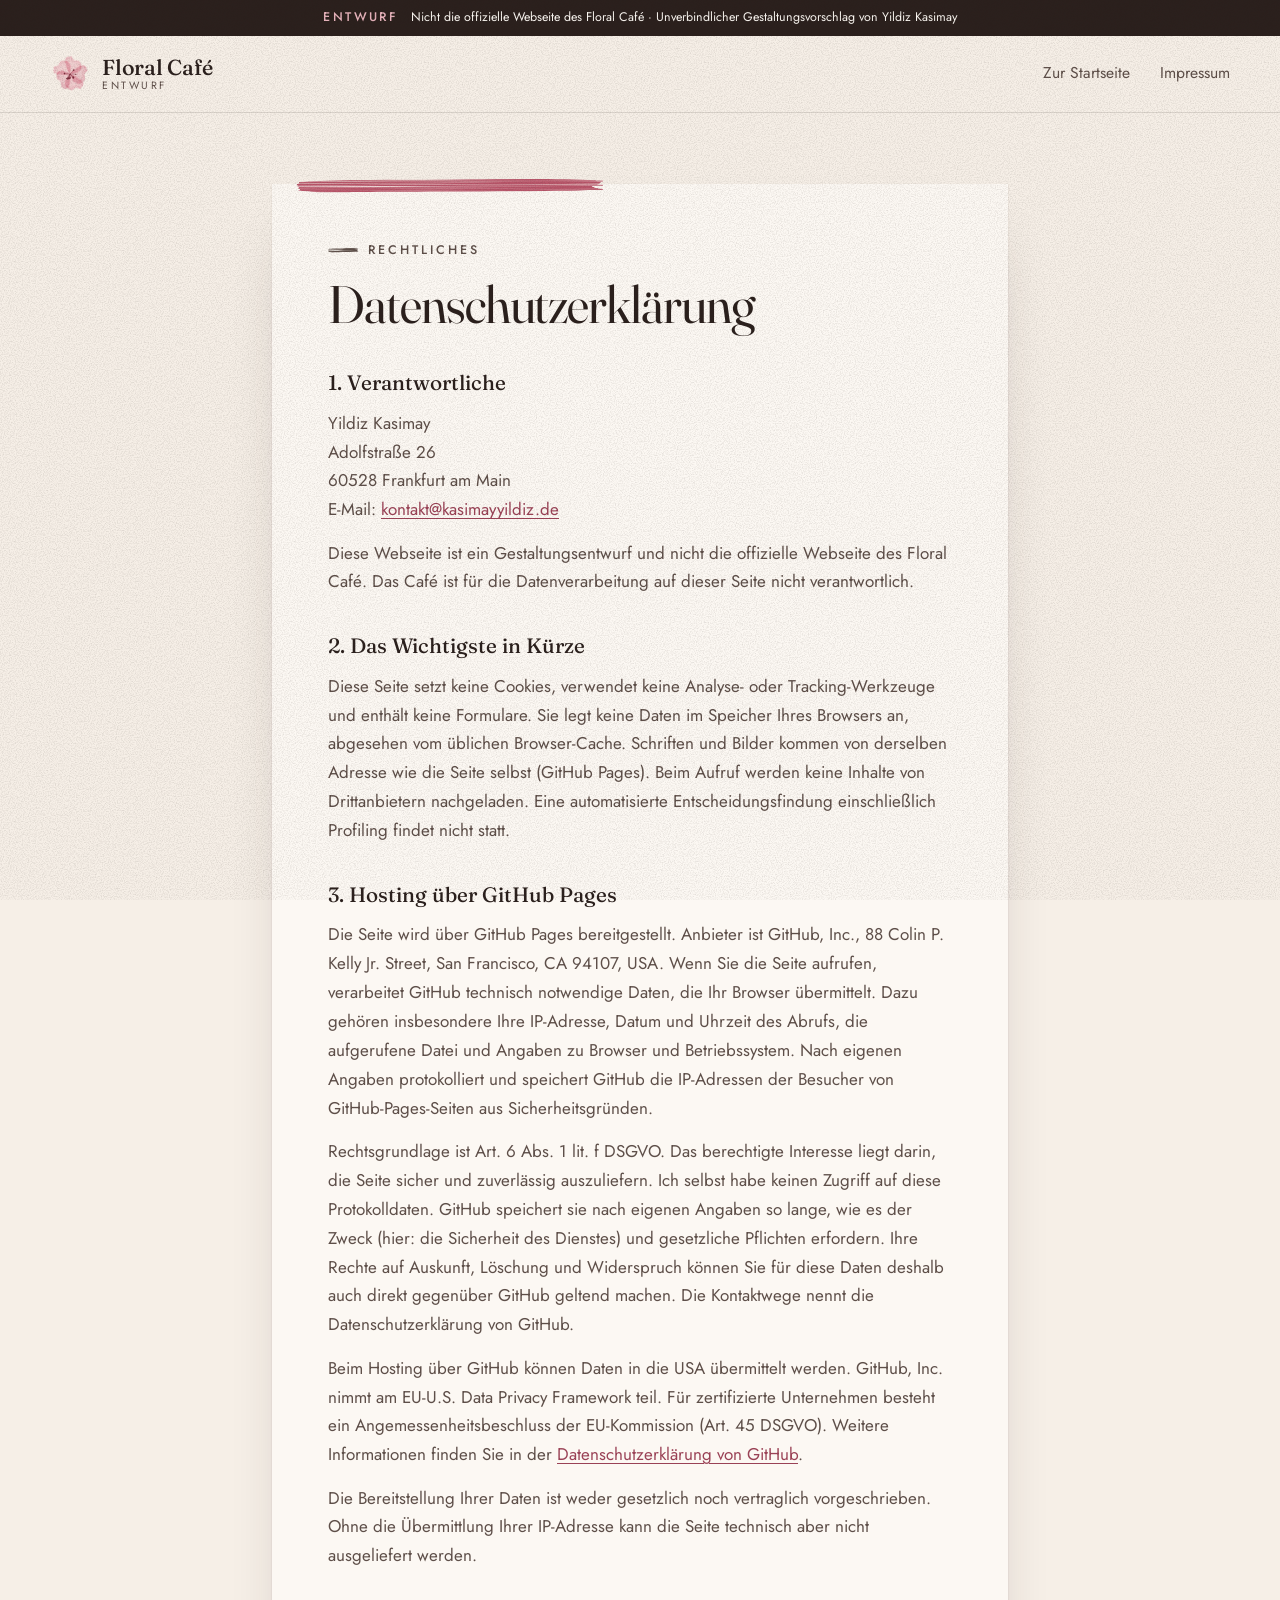
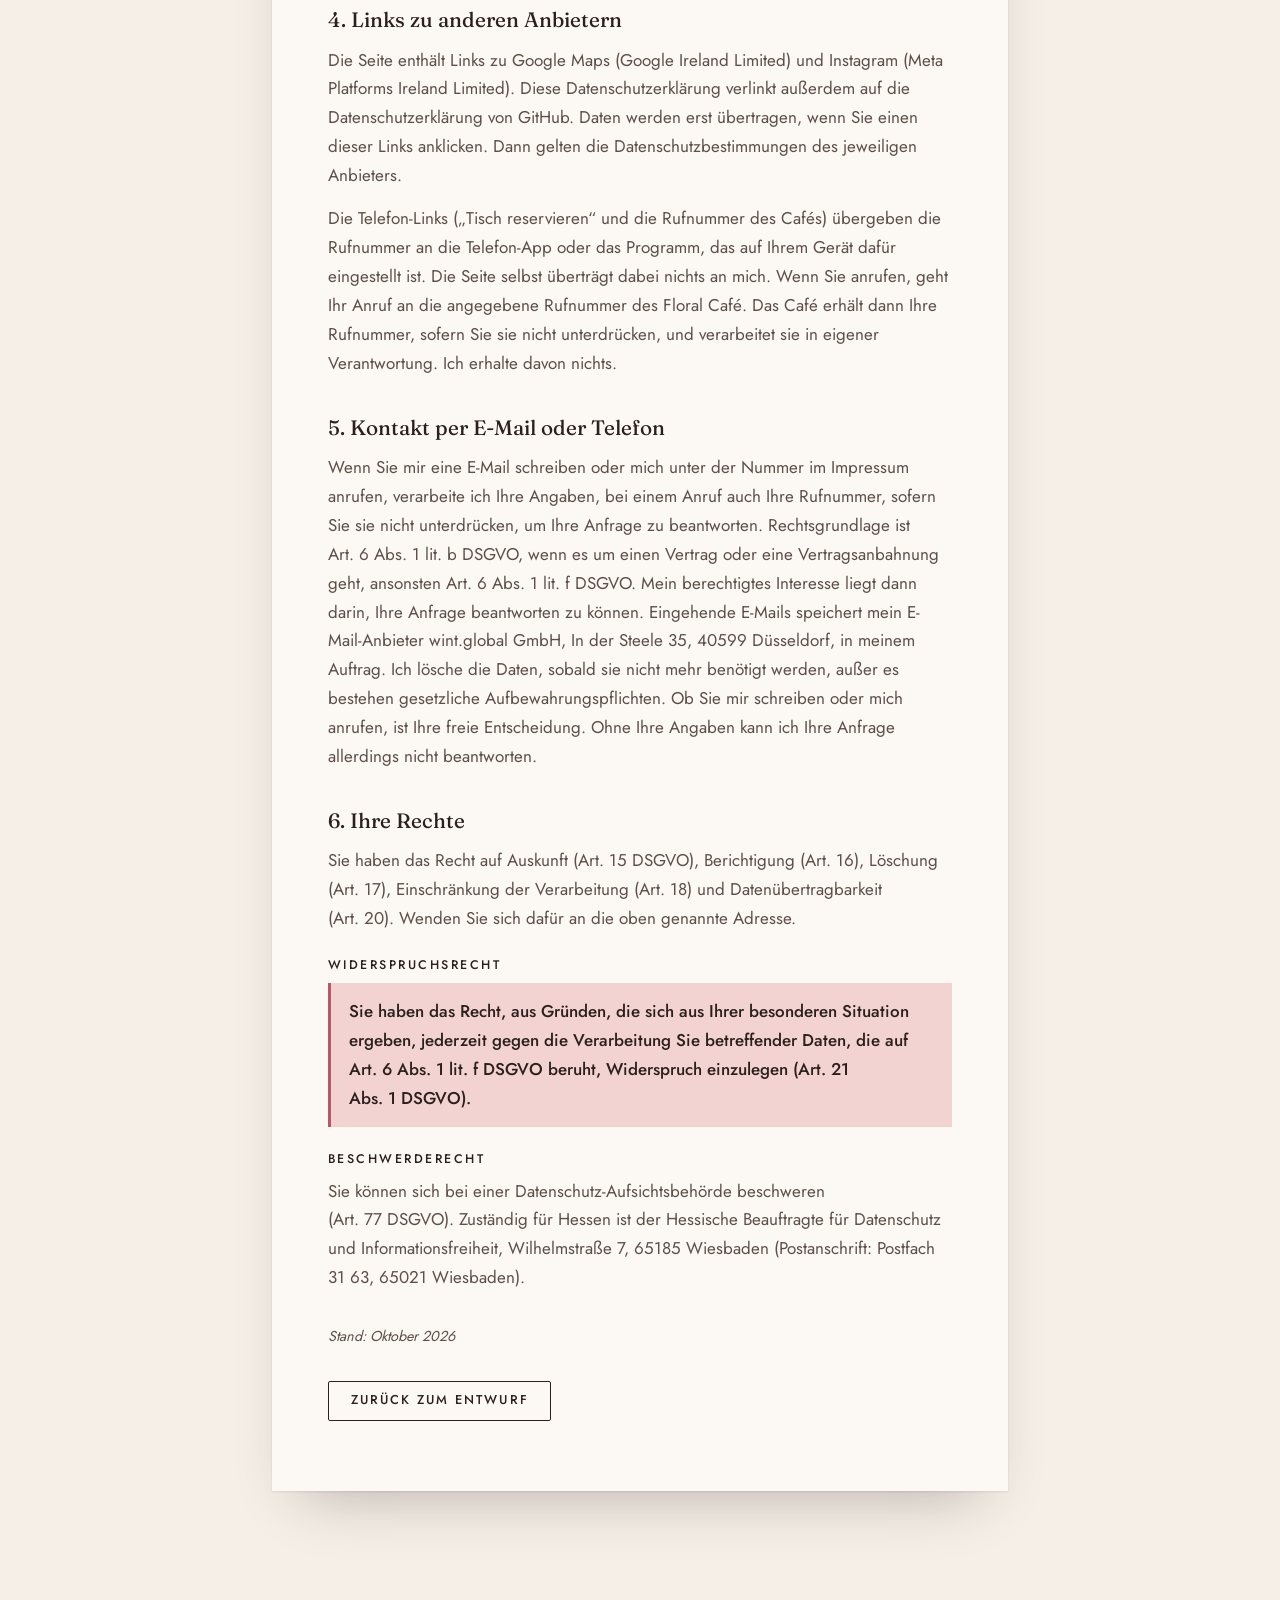
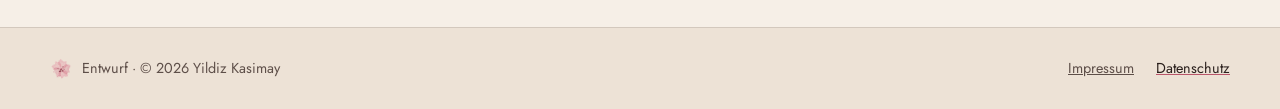
<file: datenschutz.html>
<!doctype html>
<html lang="de">
<head>
  <meta charset="utf-8">
  <meta name="viewport" content="width=device-width, initial-scale=1">
  <title>Datenschutz · Entwurf Floral Café</title>
  <meta name="robots" content="noindex, nofollow">
  <meta name="theme-color" content="#f6efe7">
  <link rel="icon" href="img/logo.svg" type="image/svg+xml">
  <link rel="stylesheet" href="css/style.css">
</head>
<body class="legal-page">

  <div class="draft-bar" role="note">
    <strong>Entwurf</strong>
    <span>Nicht die offizielle Webseite des Floral Café · Unverbindlicher Gestaltungsvorschlag von Yildiz Kasimay</span>
  </div>

  <header class="site-header">
    <div class="container site-header__inner">
      <a class="brand" href="index.html" aria-label="Zur Startseite">
        <img class="brand__mark" src="img/logo.svg" alt="" width="40" height="40">
        <span class="brand__text">
          <span class="brand__name">Floral Café</span>
          <span class="brand__sub">Entwurf</span>
        </span>
      </a>
      <nav class="nav" aria-label="Rechtliches">
        <a href="index.html">Zur Startseite</a>
        <a href="impressum.html">Impressum</a>
      </nav>
    </div>
  </header>

  <main class="container legal">
    <article class="legal__card">
      <p class="eyebrow">Rechtliches</p>
      <h1 class="title">Datenschutzerklärung</h1>

      <h2>1. Verantwortliche</h2>
      <p>
        Yildiz Kasimay<br>
        Adolfstraße 26<br>
        60528 Frankfurt am Main<br>
        E-Mail: <a href="mailto:kontakt@kasimayyildiz.de">kontakt@kasimayyildiz.de</a>
      </p>
      <p>
        Diese Webseite ist ein Gestaltungsentwurf und nicht die offizielle Webseite des Floral Café.
        Das Café ist für die Datenverarbeitung auf dieser Seite nicht verantwortlich.
      </p>

      <h2>2. Das Wichtigste in Kürze</h2>
      <p>
        Diese Seite setzt keine Cookies, verwendet keine Analyse- oder Tracking-Werkzeuge und enthält keine Formulare.
        Sie legt keine Daten im Speicher Ihres Browsers an, abgesehen vom üblichen Browser-Cache. Schriften und Bilder kommen
        von derselben Adresse wie die Seite selbst (GitHub Pages). Beim Aufruf werden keine Inhalte von Drittanbietern nachgeladen.
        Eine automatisierte Entscheidungsfindung einschließlich Profiling findet nicht statt.
      </p>

      <h2>3. Hosting über GitHub Pages</h2>
      <p>
        Die Seite wird über GitHub Pages bereitgestellt. Anbieter ist GitHub, Inc., 88 Colin P. Kelly Jr. Street,
        San Francisco, CA 94107, USA. Wenn Sie die Seite aufrufen, verarbeitet GitHub technisch notwendige Daten,
        die Ihr Browser übermittelt. Dazu gehören insbesondere Ihre IP-Adresse, Datum und Uhrzeit des Abrufs, die aufgerufene Datei
        und Angaben zu Browser und Betriebssystem. Nach eigenen Angaben protokolliert und speichert GitHub die IP-Adressen der Besucher
        von GitHub-Pages-Seiten aus Sicherheitsgründen.
      </p>
      <p>
        Rechtsgrundlage ist Art.&nbsp;6 Abs.&nbsp;1 lit.&nbsp;f&nbsp;DSGVO. Das berechtigte Interesse liegt darin, die Seite sicher und
        zuverlässig auszuliefern. Ich selbst habe keinen Zugriff auf diese Protokolldaten. GitHub speichert sie nach eigenen Angaben so lange,
        wie es der Zweck (hier: die Sicherheit des Dienstes) und gesetzliche Pflichten erfordern. Ihre Rechte auf Auskunft, Löschung und Widerspruch
        können Sie für diese Daten deshalb auch direkt gegenüber GitHub geltend machen. Die Kontaktwege nennt die Datenschutzerklärung von GitHub.
      </p>
      <p>
        Beim Hosting über GitHub können Daten in die USA übermittelt werden. GitHub, Inc. nimmt am EU-U.S. Data Privacy Framework teil.
        Für zertifizierte Unternehmen besteht ein Angemessenheitsbeschluss der EU-Kommission (Art.&nbsp;45&nbsp;DSGVO).
        Weitere Informationen finden Sie in der
        <a href="https://docs.github.com/de/site-policy/privacy-policies/github-general-privacy-statement" target="_blank" rel="noopener">Datenschutzerklärung von GitHub</a>.
      </p>
      <p>
        Die Bereitstellung Ihrer Daten ist weder gesetzlich noch vertraglich vorgeschrieben. Ohne die Übermittlung Ihrer IP-Adresse
        kann die Seite technisch aber nicht ausgeliefert werden.
      </p>

      <h2>4. Links zu anderen Anbietern</h2>
      <p>
        Die Seite enthält Links zu Google Maps (Google Ireland Limited) und Instagram (Meta Platforms Ireland Limited).
        Diese Datenschutzerklärung verlinkt außerdem auf die Datenschutzerklärung von GitHub. Daten werden erst übertragen, wenn Sie einen
        dieser Links anklicken. Dann gelten die Datenschutzbestimmungen des jeweiligen Anbieters.
      </p>
      <p>
        Die Telefon-Links („Tisch reservieren“ und die Rufnummer des Cafés) übergeben die Rufnummer an die Telefon-App oder das Programm,
        das auf Ihrem Gerät dafür eingestellt ist. Die Seite selbst überträgt dabei nichts an mich. Wenn Sie anrufen, geht Ihr Anruf an die
        angegebene Rufnummer des Floral Café. Das Café erhält dann Ihre Rufnummer, sofern Sie sie nicht unterdrücken, und verarbeitet sie
        in eigener Verantwortung. Ich erhalte davon nichts.
      </p>

      <h2>5. Kontakt per E-Mail oder Telefon</h2>
      <p>
        Wenn Sie mir eine E-Mail schreiben oder mich unter der Nummer im Impressum anrufen, verarbeite ich Ihre Angaben,
        bei einem Anruf auch Ihre Rufnummer, sofern Sie sie nicht unterdrücken, um Ihre Anfrage zu beantworten.
        Rechtsgrundlage ist Art.&nbsp;6 Abs.&nbsp;1 lit.&nbsp;b&nbsp;DSGVO, wenn es um einen Vertrag oder eine Vertragsanbahnung geht, ansonsten Art.&nbsp;6 Abs.&nbsp;1 lit.&nbsp;f&nbsp;DSGVO.
        Mein berechtigtes Interesse liegt dann darin, Ihre Anfrage beantworten zu können. Eingehende E-Mails speichert mein E-Mail-Anbieter
        wint.global GmbH, In der Steele 35, 40599 Düsseldorf, in meinem Auftrag. Ich lösche die Daten, sobald sie nicht mehr benötigt werden, außer es bestehen gesetzliche Aufbewahrungspflichten.
        Ob Sie mir schreiben oder mich anrufen, ist Ihre freie Entscheidung. Ohne Ihre Angaben kann ich Ihre Anfrage allerdings nicht beantworten.
      </p>

      <h2>6. Ihre Rechte</h2>
      <p>
        Sie haben das Recht auf Auskunft (Art.&nbsp;15&nbsp;DSGVO), Berichtigung (Art.&nbsp;16), Löschung (Art.&nbsp;17),
        Einschränkung der Verarbeitung (Art.&nbsp;18) und Datenübertragbarkeit (Art.&nbsp;20). Wenden Sie sich dafür an die oben genannte Adresse.
      </p>
      <h3>Widerspruchsrecht</h3>
      <p class="legal__highlight">
        <strong>Sie haben das Recht, aus Gründen, die sich aus Ihrer besonderen Situation ergeben, jederzeit gegen die Verarbeitung
        Sie betreffender Daten, die auf Art.&nbsp;6 Abs.&nbsp;1 lit.&nbsp;f&nbsp;DSGVO beruht, Widerspruch einzulegen (Art.&nbsp;21 Abs.&nbsp;1&nbsp;DSGVO).</strong>
      </p>
      <h3>Beschwerderecht</h3>
      <p>
        Sie können sich bei einer Datenschutz-Aufsichtsbehörde beschweren (Art.&nbsp;77&nbsp;DSGVO). Zuständig für Hessen ist
        der Hessische Beauftragte für Datenschutz und Informationsfreiheit, Wilhelmstraße&nbsp;7, 65185&nbsp;Wiesbaden
        (Postanschrift: Postfach 31&nbsp;63, 65021&nbsp;Wiesbaden).
      </p>

      <p class="legal__stand">Stand: Oktober 2026</p>
      <p class="legal__back"><a class="btn btn--ghost" href="index.html">Zurück zum Entwurf</a></p>
    </article>
  </main>

  <footer class="site-footer">
    <div class="container site-footer__inner">
      <p><img src="img/logo.svg" alt="" width="22" height="22"> Entwurf · © 2026 Yildiz Kasimay</p>
      <p class="site-footer__links"><a href="impressum.html">Impressum</a><a href="datenschutz.html" aria-current="page">Datenschutz</a></p>
    </div>
  </footer>
</body>
</html>
</file>
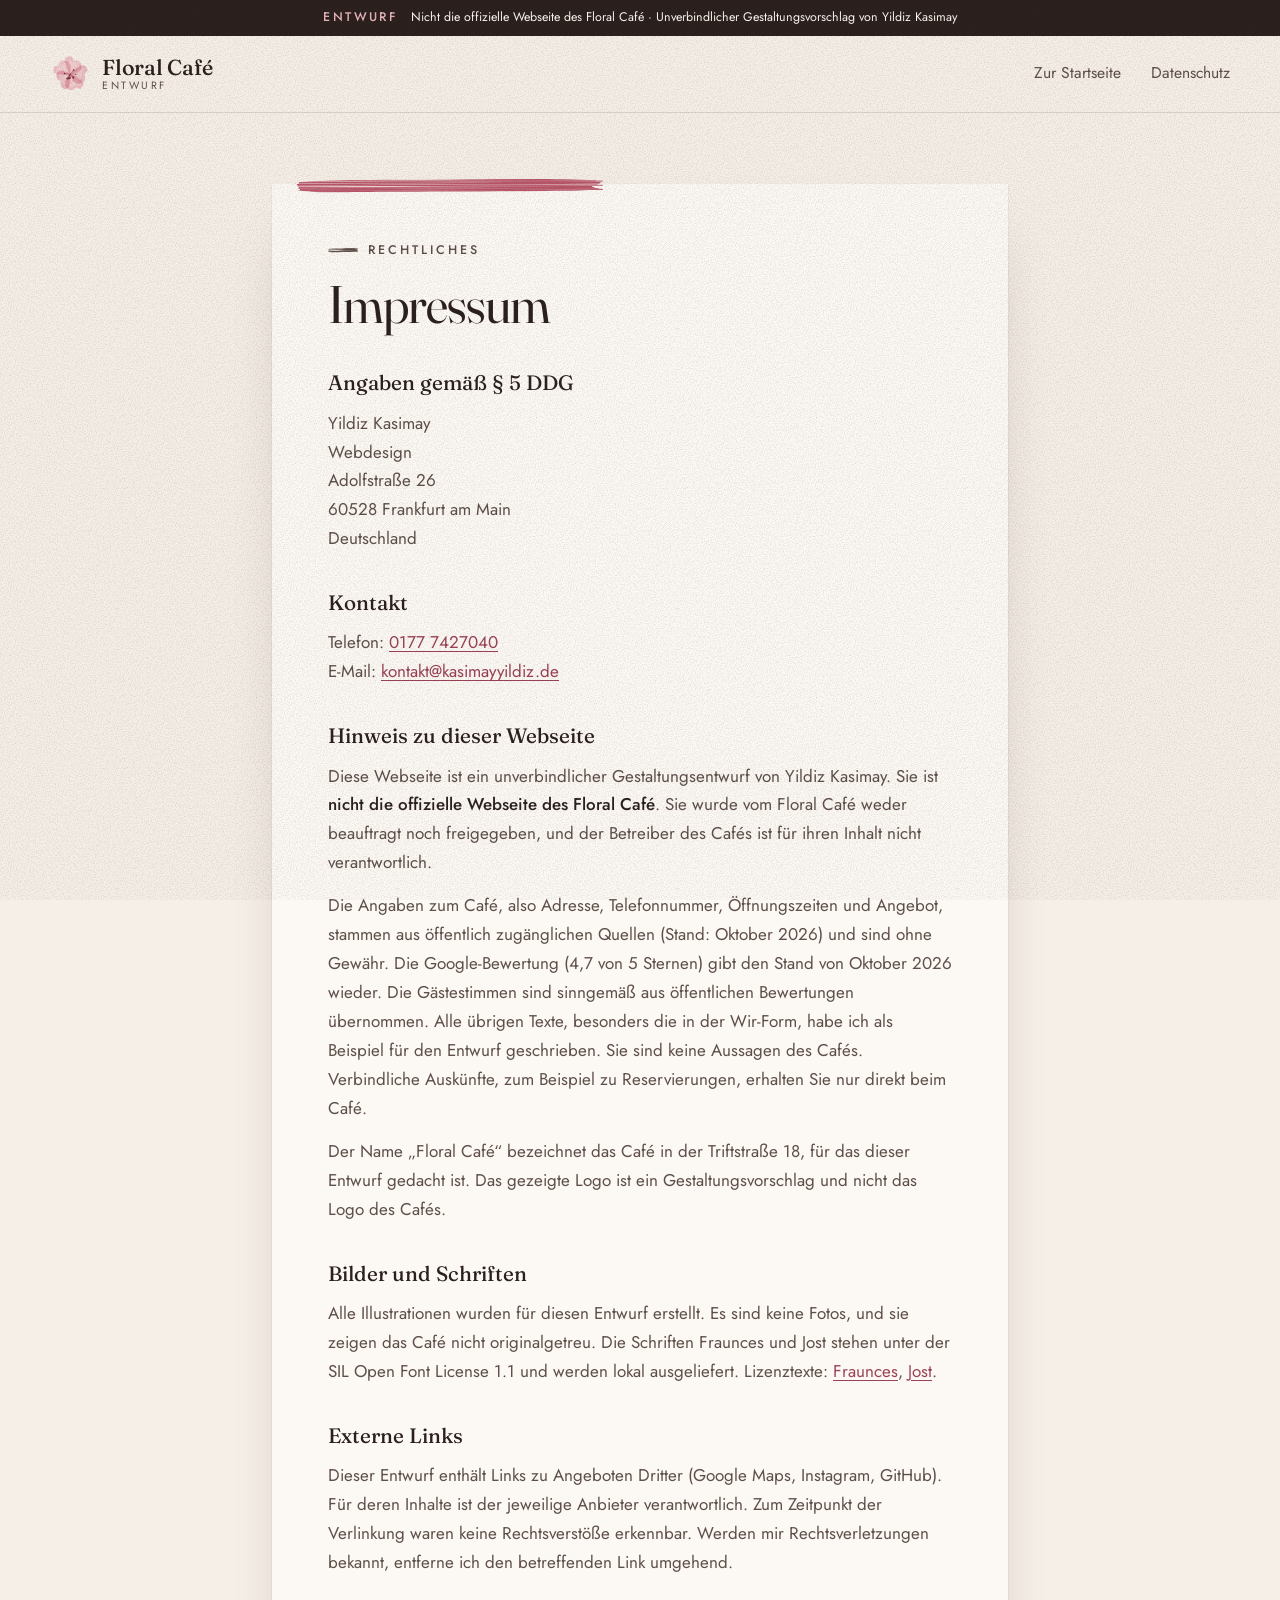
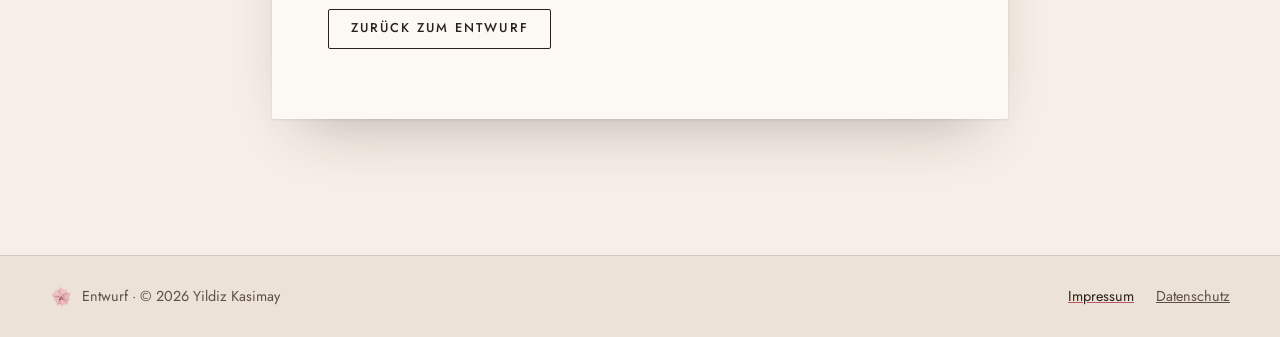
<file: impressum.html>
<!doctype html>
<html lang="de">
<head>
  <meta charset="utf-8">
  <meta name="viewport" content="width=device-width, initial-scale=1">
  <title>Impressum · Entwurf Floral Café</title>
  <meta name="robots" content="noindex, nofollow">
  <meta name="theme-color" content="#f6efe7">
  <link rel="icon" href="img/logo.svg" type="image/svg+xml">
  <link rel="stylesheet" href="css/style.css">
</head>
<body class="legal-page">

  <div class="draft-bar" role="note">
    <strong>Entwurf</strong>
    <span>Nicht die offizielle Webseite des Floral Café · Unverbindlicher Gestaltungsvorschlag von Yildiz Kasimay</span>
  </div>

  <header class="site-header">
    <div class="container site-header__inner">
      <a class="brand" href="index.html" aria-label="Zur Startseite">
        <img class="brand__mark" src="img/logo.svg" alt="" width="40" height="40">
        <span class="brand__text">
          <span class="brand__name">Floral Café</span>
          <span class="brand__sub">Entwurf</span>
        </span>
      </a>
      <nav class="nav" aria-label="Rechtliches">
        <a href="index.html">Zur Startseite</a>
        <a href="datenschutz.html">Datenschutz</a>
      </nav>
    </div>
  </header>

  <main class="container legal">
    <article class="legal__card">
      <p class="eyebrow">Rechtliches</p>
      <h1 class="title">Impressum</h1>

      <h2>Angaben gemäß § 5 DDG</h2>
      <p>
        Yildiz Kasimay<br>
        Webdesign<br>
        Adolfstraße 26<br>
        60528 Frankfurt am Main<br>
        Deutschland
      </p>

      <h2>Kontakt</h2>
      <p>
        Telefon: <a href="tel:+491777427040">0177&nbsp;7427040</a><br>
        E-Mail: <a href="mailto:kontakt@kasimayyildiz.de">kontakt@kasimayyildiz.de</a>
      </p>

      <h2>Hinweis zu dieser Webseite</h2>
      <p>
        Diese Webseite ist ein unverbindlicher Gestaltungsentwurf von Yildiz Kasimay.
        Sie ist <strong>nicht die offizielle Webseite des Floral Café</strong>. Sie wurde vom Floral Café
        weder beauftragt noch freigegeben, und der Betreiber des Cafés ist für ihren Inhalt nicht verantwortlich.
      </p>
      <p>
        Die Angaben zum Café, also Adresse, Telefonnummer, Öffnungszeiten und Angebot, stammen aus öffentlich zugänglichen Quellen
        (Stand: Oktober 2026) und sind ohne Gewähr. Die Google-Bewertung (4,7 von 5 Sternen) gibt den Stand von Oktober 2026 wieder.
        Die Gästestimmen sind sinngemäß aus öffentlichen Bewertungen übernommen. Alle übrigen Texte, besonders die in der Wir-Form, habe ich als Beispiel für den Entwurf geschrieben. Sie sind keine
        Aussagen des Cafés. Verbindliche Auskünfte, zum Beispiel zu Reservierungen, erhalten Sie nur direkt beim Café.
      </p>
      <p>
        Der Name „Floral Café“ bezeichnet das Café in der Triftstraße 18, für das dieser Entwurf gedacht ist.
        Das gezeigte Logo ist ein Gestaltungsvorschlag und nicht das Logo des Cafés.
      </p>

      <h2>Bilder und Schriften</h2>
      <p>
        Alle Illustrationen wurden für diesen Entwurf erstellt. Es sind keine Fotos, und sie zeigen das Café nicht originalgetreu.
        Die Schriften Fraunces und Jost stehen unter der SIL Open Font License 1.1 und werden lokal ausgeliefert.
        Lizenztexte: <a href="fonts/OFL-Fraunces.txt">Fraunces</a>, <a href="fonts/OFL-Jost.txt">Jost</a>.
      </p>

      <h2>Externe Links</h2>
      <p>
        Dieser Entwurf enthält Links zu Angeboten Dritter (Google Maps, Instagram, GitHub). Für deren Inhalte ist der jeweilige
        Anbieter verantwortlich. Zum Zeitpunkt der Verlinkung waren keine Rechtsverstöße erkennbar. Werden mir Rechtsverletzungen
        bekannt, entferne ich den betreffenden Link umgehend.
      </p>

      <p class="legal__back"><a class="btn btn--ghost" href="index.html">Zurück zum Entwurf</a></p>
    </article>
  </main>

  <footer class="site-footer">
    <div class="container site-footer__inner">
      <p><img src="img/logo.svg" alt="" width="22" height="22"> Entwurf · © 2026 Yildiz Kasimay</p>
      <p class="site-footer__links"><a href="impressum.html" aria-current="page">Impressum</a><a href="datenschutz.html">Datenschutz</a></p>
    </div>
  </footer>
</body>
</html>
</file>
<file: css/style.css>
/* Floral Café – Entwurf */

@font-face { font-family: "Fraunces Variable"; font-style: normal; font-display: swap; font-weight: 100 900; src: url(../fonts/fraunces-latin-opsz-normal.woff2) format("woff2-variations"); unicode-range: U+0000-00FF, U+0131, U+0152-0153, U+02BB-02BC, U+02C6, U+02DA, U+02DC, U+0304, U+0308, U+0329, U+2000-206F, U+20AC, U+2122, U+2191, U+2193, U+2212, U+2215, U+FEFF, U+FFFD; }
@font-face { font-family: "Fraunces Variable"; font-style: normal; font-display: swap; font-weight: 100 900; src: url(../fonts/fraunces-latin-ext-opsz-normal.woff2) format("woff2-variations"); unicode-range: U+0100-02BA, U+02BD-02C5, U+02C7-02CC, U+02CE-02D7, U+02DD-02FF, U+1E00-1E9F, U+20A0-20AB, U+20AD-20C0, U+2113, U+A720-A7FF; }
@font-face { font-family: "Fraunces Variable"; font-style: italic; font-display: swap; font-weight: 100 900; src: url(../fonts/fraunces-latin-opsz-italic.woff2) format("woff2-variations"); unicode-range: U+0000-00FF, U+0131, U+0152-0153, U+02BB-02BC, U+02C6, U+02DA, U+02DC, U+0304, U+0308, U+0329, U+2000-206F, U+20AC, U+2122, U+2191, U+2193, U+2212, U+2215, U+FEFF, U+FFFD; }
@font-face { font-family: "Fraunces Variable"; font-style: italic; font-display: swap; font-weight: 100 900; src: url(../fonts/fraunces-latin-ext-opsz-italic.woff2) format("woff2-variations"); unicode-range: U+0100-02BA, U+02BD-02C5, U+02C7-02CC, U+02CE-02D7, U+02DD-02FF, U+1E00-1E9F, U+20A0-20AB, U+20AD-20C0, U+2113, U+A720-A7FF; }
@font-face { font-family: "Jost Variable"; font-style: normal; font-display: swap; font-weight: 100 900; src: url(../fonts/jost-latin-wght-normal.woff2) format("woff2-variations"); unicode-range: U+0000-00FF, U+0131, U+0152-0153, U+02BB-02BC, U+02C6, U+02DA, U+02DC, U+0304, U+0308, U+0329, U+2000-206F, U+20AC, U+2122, U+2191, U+2193, U+2212, U+2215, U+FEFF, U+FFFD; }
@font-face { font-family: "Jost Variable"; font-style: normal; font-display: swap; font-weight: 100 900; src: url(../fonts/jost-latin-ext-wght-normal.woff2) format("woff2-variations"); unicode-range: U+0100-02BA, U+02BD-02C5, U+02C7-02CC, U+02CE-02D7, U+02DD-02FF, U+1E00-1E9F, U+20A0-20AB, U+20AD-20C0, U+2113, U+A720-A7FF; }

:root {
  --paper: #f6efe7;
  --paper-deep: #ede2d6;
  --paper-raised: #fcf8f3;
  --ink: #2b201d;
  --ink-soft: #5e4f49;
  --line: #2b201d22;
  --rose: #b9566a;
  --rose-deep: #9a4256;
  --rose-soft: #e6a1ad;
  --blush: #f2d3d1;
  --sage: #7f9a7e;
  --coffee: #6b4532;
  --gold: #b8914b;
  --plum: #6e2330;

  --font-display: "Fraunces Variable", "Iowan Old Style", Georgia, serif;
  --font-body: "Jost Variable", "Avenir Next", system-ui, sans-serif;
  --container: 1180px;
  --gutter: clamp(16px, 4vw, 40px);
  --ease-out: cubic-bezier(.22, 1, .36, 1);

  --brush: url("data:image/svg+xml,%3csvg%20xmlns='http://www.w3.org/2000/svg'%20viewBox='0%200%20400%20100'%20preserveAspectRatio='none'%3e%3cfilter%20id='b'%20x='-4%25'%20y='-20%25'%20width='108%25'%20height='140%25'%20color-interpolation-filters='sRGB'%3e%3cfeTurbulence%20type='fractalNoise'%20baseFrequency='0.03%200.09'%20numOctaves='2'%20seed='7'%20result='e'/%3e%3cfeDisplacementMap%20in='SourceGraphic'%20in2='e'%20scale='9'%20xChannelSelector='R'%20yChannelSelector='G'%20result='d'/%3e%3cfeTurbulence%20type='fractalNoise'%20baseFrequency='0.004%200.3'%20numOctaves='2'%20seed='3'%20result='n'/%3e%3cfeColorMatrix%20in='n'%20type='matrix'%20values='0%200%200%200%200%200%200%200%200%200%200%200%200%200%200%20-2.2%200%200%200%201.95'%20result='s'/%3e%3cfeComposite%20in='d'%20in2='s'%20operator='in'/%3e%3c/filter%3e%3cg%20filter='url(%23b)'%3e%3cpath%20d='M8%2034C40%2018%20120%2022%20200%2019S350%2013%20390%2024L396%2042L388%2058L395%2076C330%2088%20200%2084%20120%2088S30%2092%209%2080C2%2064%204%2046%208%2034Z'/%3e%3cpath%20d='M350%2030L398%2028M360%2050L399%2052M346%2070L396%2074'%20stroke='%23000'%20stroke-width='7'%20stroke-linecap='round'/%3e%3c/g%3e%3c/svg%3e");
  --grain: url("data:image/svg+xml,%3csvg%20xmlns='http://www.w3.org/2000/svg'%20viewBox='0%200%20280%20280'%20width='280'%20height='280'%3e%3cfilter%20id='n'%20x='0'%20y='0'%20width='100%25'%20height='100%25'%20color-interpolation-filters='sRGB'%3e%3cfeTurbulence%20type='fractalNoise'%20baseFrequency='0.85'%20numOctaves='3'%20stitchTiles='stitch'/%3e%3cfeColorMatrix%20type='matrix'%20values='0%200%200%200%200.16%200%200%200%200%200.13%200%200%200%200%200.1%200.9%200%200%200%20-0.36'/%3e%3c/filter%3e%3crect%20width='280'%20height='280'%20filter='url(%23n)'/%3e%3c/svg%3e");
  --dot: url("data:image/svg+xml,%3csvg%20xmlns='http://www.w3.org/2000/svg'%20viewBox='0%200%20100%20100'%3e%3cfilter%20id='r'%20x='-10%25'%20y='-10%25'%20width='120%25'%20height='120%25'%3e%3cfeTurbulence%20type='fractalNoise'%20baseFrequency='0.06'%20numOctaves='2'%20seed='3'%20result='n'/%3e%3cfeDisplacementMap%20in='SourceGraphic'%20in2='n'%20scale='7'%20xChannelSelector='R'%20yChannelSelector='G'/%3e%3c/filter%3e%3cpath%20filter='url(%23r)'%20d='M50%206C73%204%2093%2020%2095%2045C97%2070%2080%2093%2053%2095C28%2097%207%2081%205%2056C3%2031%2026%208%2050%206Z'/%3e%3c/svg%3e");
}

*, *::before, *::after { box-sizing: border-box; }

html { scroll-behavior: smooth; scroll-padding-top: 110px; -webkit-text-size-adjust: 100%; }

body {
  margin: 0;
  min-height: 100vh;
  background: var(--paper);
  color: var(--ink);
  font-family: var(--font-body);
  font-size: 1.0625rem;
  line-height: 1.7;
  -webkit-font-smoothing: antialiased;
  overflow-x: hidden;
}

/* Papierkörnung über allem */
body::after {
  content: "";
  position: fixed;
  inset: 0;
  z-index: 60;
  pointer-events: none;
  opacity: .28;
  background: var(--grain) 0 0 / 280px 280px;
}

::selection { background: var(--rose); color: var(--paper-raised); }

img, svg { display: block; max-width: 100%; height: auto; }
a { color: inherit; }

.container { width: min(100% - 2 * var(--gutter), var(--container)); margin-inline: auto; }

/* ---------- Hintergrund-Garten ---------- */
.garden { position: fixed; inset: 0; z-index: 0; pointer-events: none; overflow: hidden; }

.bloom {
  position: absolute;
  left: var(--x);
  top: var(--y);
  width: var(--s);
  aspect-ratio: 1;
  rotate: var(--r);
  opacity: .5;
}
.bloom img {
  position: absolute;
  inset: 0;
  width: 100%;
  height: 100%;
  opacity: 0;
  transform: scale(.06) rotate(-80deg);
  transition: transform 7s cubic-bezier(.16, .8, .3, 1), opacity 3.5s ease;
  will-change: transform, opacity;
}
.bloom img:nth-child(2) { transition-delay: 1.1s; transition-duration: 6s, 3s; }
.bloom img:nth-child(3) { transition-delay: 2.2s; transition-duration: 5s, 2.5s; }
.bloom.is-open img { opacity: 1; transform: none; }
.bloom.is-open { animation: sway 22s ease-in-out 7s infinite alternate; }

@keyframes sway {
  from { transform: rotate(0) scale(1); }
  to { transform: rotate(6deg) scale(1.04); }
}

.draft-bar, .site-header, main, .site-footer { position: relative; z-index: 1; }

/* ---------- Entwurfsleiste ---------- */
.draft-bar {
  display: flex;
  flex-wrap: wrap;
  justify-content: center;
  gap: .3em 1em;
  padding: .45rem var(--gutter);
  background: var(--ink);
  color: var(--paper-raised);
  font-size: .78rem;
  text-align: center;
}
.draft-bar strong { color: #e8b4bd; letter-spacing: .2em; text-transform: uppercase; font-weight: 500; }
.draft-bar a { color: inherit; text-decoration-color: var(--rose-soft); text-underline-offset: 3px; }

/* ---------- Kopfzeile ---------- */
.site-header {
  position: sticky;
  top: 0;
  z-index: 20;
  transition: background-color .4s, box-shadow .4s;
}
.site-header.is-scrolled {
  background: color-mix(in srgb, var(--paper) 88%, transparent);
  backdrop-filter: blur(10px);
  -webkit-backdrop-filter: blur(10px);
  box-shadow: 0 1px 0 var(--line);
}
.site-header__inner { display: flex; align-items: center; justify-content: space-between; gap: 24px; padding-block: 18px; }

.brand { display: flex; align-items: center; gap: 12px; text-decoration: none; }
.brand__mark { width: 40px; height: 40px; transition: rotate 1.2s var(--ease-out); }
.brand:hover .brand__mark { rotate: 72deg; }
.brand__text { display: grid; line-height: 1.1; }
.brand__name { white-space: nowrap; font-family: var(--font-display); font-size: 1.35rem; font-weight: 500; letter-spacing: -.01em; }
.brand__sub { font-size: .66rem; letter-spacing: .24em; text-transform: uppercase; color: var(--ink-soft); }

.nav { display: flex; align-items: center; gap: clamp(14px, 2.4vw, 30px); }
.nav a:not(.btn) { position: relative; text-decoration: none; color: var(--ink-soft); font-size: .98rem; }
.nav a:not(.btn)::after {
  content: "";
  position: absolute;
  left: -4px; right: -4px; bottom: -4px;
  height: 7px;
  background: var(--rose);
  opacity: .8;
  clip-path: inset(0 100% 0 0);
  transition: clip-path .45s var(--ease-out);
  -webkit-mask: var(--brush) 50% / 100% 100% no-repeat;
  mask: var(--brush) 50% / 100% 100% no-repeat;
}
.nav a:not(.btn):hover { color: var(--ink); }
.nav a:not(.btn):hover::after { clip-path: inset(0 0 0 0); }

/* ---------- Typografie ---------- */
.eyebrow {
  display: flex;
  align-items: center;
  gap: .8em;
  margin: 0 0 1.1rem;
  color: var(--rose);
  font-size: .78rem;
  font-weight: 500;
  letter-spacing: .24em;
  text-transform: uppercase;
}
.eyebrow::before {
  content: "";
  width: 2.4em;
  height: .5em;
  background: currentColor;
  -webkit-mask: var(--brush) 50% / 100% 100% no-repeat;
  mask: var(--brush) 50% / 100% 100% no-repeat;
}

.display, .title { font-family: var(--font-display); font-weight: 380; letter-spacing: -.02em; margin: 0; }
.display { font-size: clamp(2.7rem, 6.4vw, 5.4rem); line-height: 1.04; font-variation-settings: "opsz" 144; }
.title { font-size: clamp(2rem, 4.2vw, 3.3rem); line-height: 1.1; font-variation-settings: "opsz" 120; }

.lead { font-size: 1.15rem; color: var(--ink-soft); max-width: 34em; margin: 1.6rem 0 0; }

/* Gemalter Hervorhebungsstrich */
.painted { position: relative; display: inline-block; padding: 0 .18em; isolation: isolate; }
.painted::before {
  content: "";
  position: absolute;
  inset: .12em -.08em .02em;
  z-index: -1;
  background: linear-gradient(100deg, var(--rose) 0%, #c86e80 60%, var(--rose-deep) 100%);
  -webkit-mask: var(--brush) 50% / 100% 100% no-repeat;
  mask: var(--brush) 50% / 100% 100% no-repeat;
  clip-path: inset(0 100% 0 0);
  animation: paint 1.5s cubic-bezier(.45, .05, .3, 1) .5s forwards;
}
.painted__text { color: var(--paper-raised); font-style: italic; font-weight: 420; }
@keyframes paint { to { clip-path: inset(0 0 0 0); } }

/* ---------- Buttons ---------- */
.btn {
  position: relative;
  display: inline-flex;
  align-items: center;
  justify-content: center;
  gap: .6em;
  padding: 1em 1.7em;
  border: 1px solid var(--ink);
  border-radius: 2px;
  background: var(--ink);
  color: var(--paper-raised);
  font: 500 .8rem/1 var(--font-body);
  letter-spacing: .16em;
  text-transform: uppercase;
  text-decoration: none;
  white-space: nowrap;
  cursor: pointer;
  isolation: isolate;
  overflow: hidden;
  transition: color .3s, border-color .3s;
}
.btn::before {
  content: "";
  position: absolute;
  inset: -20% -12%;
  z-index: -1;
  background: var(--rose);
  clip-path: inset(0 100% 0 0);
  transition: clip-path .55s var(--ease-out);
  -webkit-mask: var(--brush) 50% / 100% 100% no-repeat;
  mask: var(--brush) 50% / 100% 100% no-repeat;
}
.btn:hover::before, .btn:focus-visible::before { clip-path: inset(0 0 0 0); }
.btn:hover { border-color: var(--rose); }
.btn--ghost { background: transparent; color: var(--ink); }
.btn--ghost::before { background: var(--blush); }
.btn--small { padding: .85em 1.3em; font-size: .74rem; }

:focus-visible { outline: 2px solid var(--rose); outline-offset: 3px; }

/* ---------- Hero ---------- */
.hero {
  display: grid;
  grid-template-columns: 1.05fr .95fr;
  align-items: center;
  gap: clamp(24px, 4vw, 56px);
  min-height: calc(100vh - 120px);
  padding-block: clamp(32px, 6vh, 72px) clamp(48px, 8vh, 96px);
}
.hero__actions { display: flex; flex-wrap: wrap; gap: 14px; margin-top: 2.2rem; }
.hero__art { margin: 0; position: relative; }
.hero__art img { width: 100%; animation: float 9s ease-in-out infinite alternate; }
@keyframes float { from { transform: translateY(0) rotate(-.6deg); } to { transform: translateY(-12px) rotate(.6deg); } }

.facts { display: flex; flex-wrap: wrap; gap: 0; margin: 2.8rem 0 0; padding: 0; list-style: none; }
.facts li {
  display: grid;
  padding: 0 clamp(16px, 2.4vw, 32px);
  font-family: var(--font-display);
  font-size: 1.25rem;
  border-left: 1px solid var(--line);
}
.facts li:first-child { padding-left: 0; border-left: 0; }
.facts__label { font-family: var(--font-body); font-size: .68rem; letter-spacing: .22em; text-transform: uppercase; color: var(--ink-soft); }

/* ---------- Abschnitte ---------- */
.section { padding-block: clamp(72px, 11vw, 140px); }
.section__head { max-width: 46rem; margin-bottom: clamp(40px, 6vw, 72px); }
.section__intro { color: var(--ink-soft); margin: 1.2rem 0 0; font-size: 1.08rem; }

/* ---------- Torte ---------- */
.cake { display: grid; grid-template-columns: 1.1fr .9fr; gap: clamp(28px, 5vw, 72px); align-items: center; }
.cake__plate { position: relative; max-width: 560px; width: 100%; justify-self: center; }
.cake__svg { width: 100%; overflow: visible; }

.cake__slice { cursor: pointer; transition: transform .8s var(--ease-out); outline: none; }
.cake__slice:hover { transform: translate(calc(var(--dx) * .3), calc(var(--dy) * .3)); }
.cake__slice.is-active { transform: translate(var(--dx), var(--dy)); }
.cake__shadow { opacity: 0; transition: opacity .6s, transform .8s var(--ease-out); }
.cake__slice.is-active .cake__shadow { opacity: 1; transform: translate(5px, 12px); }
.cake__slice:focus-visible > path:last-child { stroke: var(--ink); stroke-width: 3; }

.cake__num { font-family: var(--font-display); font-style: italic; font-size: 17px; fill: var(--ink-soft); transition: fill .4s; }
.cake__num.is-active { fill: var(--rose); font-weight: 600; }

.cake__hint {
  position: absolute;
  right: 4%;
  bottom: -6px;
  margin: 0;
  font-family: var(--font-display);
  font-style: italic;
  color: var(--ink-soft);
  font-size: .95rem;
  rotate: -4deg;
}

.cake__panel { position: relative; }
.slice-card {
  display: none;
  position: relative;
  padding: clamp(28px, 4vw, 44px);
  background: var(--paper-raised);
  box-shadow: 0 1px 2px #2b201d1a, 0 30px 60px -30px #2b201d55;
}
.slice-card.is-active { display: block; animation: card-in .7s var(--ease-out); }
.slice-card::before {
  content: "";
  position: absolute;
  top: -8px;
  left: 22px;
  width: 46%;
  height: 18px;
  background: var(--accent);
  -webkit-mask: var(--brush) 50% / 100% 100% no-repeat;
  mask: var(--brush) 50% / 100% 100% no-repeat;
}
.slice-card__num { margin: 0 0 .6rem; font-family: var(--font-display); font-style: italic; color: var(--accent); font-size: 1.05rem; }
.slice-card h3 { margin: 0 0 .9rem; font-family: var(--font-display); font-weight: 400; font-size: clamp(1.6rem, 2.6vw, 2.1rem); line-height: 1.15; }
.slice-card p { margin: 0; color: var(--ink-soft); }
.slice-card ul { margin: 1.4rem 0 0; padding: 0; list-style: none; }
.slice-card li { position: relative; padding-left: 1.6em; margin-top: .45em; }
.slice-card li::before {
  content: "";
  position: absolute;
  left: 0;
  top: .62em;
  width: 10px;
  height: 10px;
  background: var(--accent);
  opacity: .8;
  -webkit-mask: var(--dot) 50% / contain no-repeat;
  mask: var(--dot) 50% / contain no-repeat;
}
@keyframes card-in { from { opacity: 0; transform: translateY(14px); } to { opacity: 1; transform: none; } }

.cake__nav { display: flex; align-items: center; gap: 16px; margin-top: 26px; }
.cake__count { font-family: var(--font-display); font-style: italic; color: var(--ink-soft); }
.round-btn {
  display: grid;
  place-items: center;
  width: 46px;
  height: 46px;
  padding: 0;
  border: 1px solid var(--line);
  border-radius: 50%;
  background: var(--paper-raised);
  color: var(--ink);
  font-size: 1.1rem;
  cursor: pointer;
  transition: border-color .25s, background-color .25s;
}
.round-btn:hover { border-color: var(--rose); background: var(--blush); }

/* ---------- Kleine Karte ---------- */
.menu { display: grid; grid-template-columns: repeat(4, 1fr); gap: clamp(20px, 3vw, 36px); margin: 0; padding: 0; list-style: none; }
.dish {
  padding: 12px 12px 22px;
  background: var(--paper-raised);
  box-shadow: 0 1px 2px #2b201d14, 0 22px 40px -24px #2b201d55;
  transition: transform .6s var(--ease-out), box-shadow .6s var(--ease-out);
}
.dish:nth-child(odd) { rotate: -.8deg; }
.dish:nth-child(even) { rotate: .9deg; }
.dish:hover { transform: translateY(-6px) rotate(-.6deg); box-shadow: 0 1px 2px #2b201d14, 0 34px 50px -26px #2b201d66; }
.dish img { width: 100%; aspect-ratio: 5 / 4; background: #fbf6ef; }
.dish h3 { margin: 16px 10px 4px; font-family: var(--font-display); font-weight: 450; font-size: 1.3rem; }
.dish p { margin: 0 10px; color: var(--ink-soft); font-size: .95rem; line-height: 1.55; }
.tag {
  display: inline-flex;
  align-items: center;
  gap: .45em;
  margin: 12px 10px 0;
  font-size: .68rem;
  letter-spacing: .18em;
  text-transform: uppercase;
  color: #56713f;
}
.tag::before {
  content: "";
  width: 12px;
  height: 12px;
  background: #7f9a5a;
  -webkit-mask: var(--dot) 50% / contain no-repeat;
  mask: var(--dot) 50% / contain no-repeat;
}

/* ---------- Über uns ---------- */
.about { display: grid; grid-template-columns: 1fr 1fr; gap: clamp(32px, 6vw, 80px); align-items: center; }
.about__art { margin: 0; }
.about__text p:not(.eyebrow) { color: var(--ink-soft); }
.about__text .title { margin-bottom: 1.2rem; }

.stats { display: grid; grid-template-columns: repeat(3, 1fr); gap: 18px; margin: 2rem 0 0; }
.stats div { border-top: 1px solid var(--ink); padding-top: 14px; }
.stats dt { font-family: var(--font-display); font-size: clamp(1.4rem, 2.4vw, 2rem); color: var(--rose); line-height: 1.2; }
.stats dd { margin: 4px 0 0; font-size: .88rem; color: var(--ink-soft); }

.voices { margin-top: clamp(64px, 9vw, 110px); text-align: center; }
.voices__label { margin: 0 0 22px; font-size: .74rem; letter-spacing: .22em; text-transform: uppercase; }
.voices__label span { letter-spacing: .04em; text-transform: none; color: var(--ink-soft); font-style: italic; }
.voices ul { display: flex; flex-wrap: wrap; justify-content: center; gap: 10px 0; margin: 0; padding: 0; list-style: none; }
.voices li {
  padding: 0 clamp(14px, 2.4vw, 30px);
  font-family: var(--font-display);
  font-style: italic;
  font-size: clamp(1.1rem, 1.8vw, 1.35rem);
}
.voices li + li { border-left: 1px solid var(--line); }

/* ---------- Besuch ---------- */
.visit { display: grid; grid-template-columns: 1.1fr .9fr; gap: clamp(28px, 5vw, 64px); align-items: center; }
.visit__map { margin: 0; }
.visit__map svg { width: 100%; }
.visit__labels text { font-family: var(--font-display); font-style: italic; font-size: 17px; fill: var(--ink-soft); }
.visit__labels .visit__label-strong { font-style: normal; font-size: 22px; fill: var(--plum); font-weight: 500; }
.visit__pin { animation: pin 3.6s ease-in-out infinite; }
@keyframes pin { 50% { rotate: 18deg; } }
.visit__note { margin: 6px 0 0; font-size: .8rem; color: var(--ink-soft); font-style: italic; }

.visit__card {
  position: relative;
  padding: clamp(28px, 4vw, 48px);
  background: var(--paper-raised);
  box-shadow: 0 1px 2px #2b201d1a, 0 30px 60px -30px #2b201d55;
}
.visit__card::before {
  content: "";
  position: absolute;
  top: -8px;
  left: 22px;
  width: 42%;
  height: 18px;
  background: var(--rose);
  -webkit-mask: var(--brush) 50% / 100% 100% no-repeat;
  mask: var(--brush) 50% / 100% 100% no-repeat;
}
.visit__card .title { margin-bottom: 1.4rem; }
.visit__card address { font-style: normal; color: var(--ink-soft); }
.visit__card address strong { color: var(--ink); font-family: var(--font-display); font-weight: 500; font-size: 1.2rem; }
.hours { display: flex; justify-content: space-between; gap: 12px; margin: 1.4rem 0; padding-block: 12px; border-block: 1px solid var(--line); }
.hours dt { font-weight: 500; }
.hours dd { margin: 0; font-family: var(--font-display); }
.visit__label { margin: 0; font-size: .72rem; letter-spacing: .22em; text-transform: uppercase; }
.visit__phone { margin: 0; font-family: var(--font-display); font-size: clamp(1.6rem, 2.8vw, 2.1rem); }
.visit__phone a { text-decoration: none; }
.visit__small { margin: 0; font-size: .9rem; color: var(--ink-soft); }
.visit__actions { display: flex; flex-wrap: wrap; gap: 12px; margin-top: 1.8rem; }

/* ---------- Fußzeile ---------- */
.site-footer { margin-top: 40px; padding-block: 28px; background: var(--paper-deep); border-top: 1px solid var(--line); font-size: .9rem; color: var(--ink-soft); }
.site-footer__inner { display: flex; flex-wrap: wrap; align-items: center; justify-content: space-between; gap: 12px 24px; }
.site-footer p { display: flex; align-items: center; gap: 10px; margin: 0; }
.site-footer__links { gap: 22px !important; }
.site-footer__draft { width: 100%; font-size: .78rem; font-style: italic; }

/* ---------- Impressum & Datenschutz ---------- */
.legal { padding-block: clamp(32px, 6vw, 72px) clamp(56px, 8vw, 96px); }
.legal__card {
  position: relative;
  max-width: 46rem;
  margin-inline: auto;
  padding: clamp(28px, 5vw, 56px);
  background: var(--paper-raised);
  box-shadow: 0 1px 2px #2b201d1a, 0 30px 60px -30px #2b201d55;
}
.legal__card::before {
  content: "";
  position: absolute;
  top: -8px;
  left: 22px;
  width: 42%;
  height: 18px;
  background: var(--rose);
  -webkit-mask: var(--brush) 50% / 100% 100% no-repeat;
  mask: var(--brush) 50% / 100% 100% no-repeat;
}
.legal .title { margin-bottom: 1.6rem; }
.legal h2 { margin: 2rem 0 .5rem; font-family: var(--font-display); font-weight: 450; font-size: 1.3rem; }
.legal p { margin: 0 0 .9rem; color: var(--ink-soft); }
.legal strong { color: var(--ink); font-weight: 500; }
.legal a:not(.btn) { color: var(--rose-deep); text-underline-offset: 3px; overflow-wrap: anywhere; }
.legal__stand { margin-top: 2rem !important; font-size: .9rem; font-style: italic; }
.legal__back { margin-top: 2rem !important; }
.site-footer__links a[aria-current="page"] { color: var(--ink); text-decoration-color: var(--rose); }
.legal h3 { margin: 1.4rem 0 .4rem; font-size: .78rem; font-weight: 500; letter-spacing: .2em; text-transform: uppercase; }
.legal__highlight { padding: 14px 18px; border-left: 3px solid var(--rose); background: var(--blush); }
.legal code { font-size: .9em; }

/* Kopfzeile der Rechtsseiten: immer mit Hintergrund (dort läuft kein Skript) */
.legal-page .site-header { background: var(--paper); box-shadow: 0 1px 0 var(--line); }

/* Platz für das Kaffeeglas, damit es die Fußzeilen-Links nicht verdeckt */
body:has(.glass) .site-footer__links, body:has(.glass) .site-footer__draft { padding-right: 80px; }
@media (min-width: 1380px) {
  body:has(.glass) .site-footer__links, body:has(.glass) .site-footer__draft { padding-right: 0; }
}

/* ---------- Scroll-Begleiter: Kaffeeglas ---------- */
.glass {
  position: fixed;
  right: clamp(14px, 2.4vw, 30px);
  bottom: clamp(14px, 2.4vw, 30px);
  z-index: 30;
  width: 58px;
  padding: 0;
  border: 0;
  background: none;
  cursor: pointer;
  opacity: 0;
  transform: translateY(16px);
  transition: opacity .6s, transform .6s var(--ease-out);
}
.glass.is-visible { opacity: 1; transform: none; }
.glass svg { width: 100%; overflow: visible; filter: drop-shadow(0 8px 14px #2b201d22); }
.glass__level { transition: transform .35s var(--ease-out); }
.glass__wave { animation: wave 1.8s linear infinite; }
@keyframes wave { to { transform: translateX(20px); } }
.glass__steam, .glass__blossom { opacity: 0; transition: opacity .8s; }
.glass__steam path { animation: steam 3s ease-in-out infinite; }
.glass__steam path + path { animation-delay: 1.2s; }
@keyframes steam { 0% { transform: translateY(4px); opacity: 0; } 40% { opacity: 1; } 100% { transform: translateY(-6px); opacity: 0; } }
.glass.is-full .glass__steam, .glass.is-full .glass__blossom { opacity: 1; }
.glass__tip {
  position: absolute;
  right: calc(100% + 10px);
  top: 50%;
  translate: 0 -50%;
  padding: .4em .8em;
  white-space: nowrap;
  background: var(--ink);
  color: var(--paper-raised);
  font-size: .72rem;
  letter-spacing: .14em;
  text-transform: uppercase;
  opacity: 0;
  pointer-events: none;
  transition: opacity .3s;
}
.glass:hover .glass__tip, .glass:focus-visible .glass__tip { opacity: 1; }

/* ---------- Einblenden beim Scrollen ---------- */
.js .reveal { opacity: 0; transform: translateY(26px); transition: opacity 1.1s var(--ease-out), transform 1.1s var(--ease-out); }
.js .reveal.is-in { opacity: 1; transform: none; }
.menu .dish:nth-child(4n + 2) { transition-delay: .1s; }
.menu .dish:nth-child(4n + 3) { transition-delay: .2s; }
.menu .dish:nth-child(4n + 4) { transition-delay: .3s; }

/* ---------- Responsiv ---------- */
@media (max-width: 1020px) {
  .menu { grid-template-columns: repeat(2, 1fr); }
}

@media (max-width: 860px) {
  .nav a:not(.btn) { display: none; }
  .legal-page .nav a:not(.btn) { display: inline; font-size: .9rem; }
  .hero { grid-template-columns: 1fr; min-height: 0; text-align: left; }
  .hero__art { max-width: 460px; justify-self: center; order: -1; margin-bottom: -10px; }
  .cake, .about, .visit { grid-template-columns: 1fr; }
  .bloom { width: calc(var(--s) * .6); opacity: .42; }
  .stats { grid-template-columns: 1fr 1fr 1fr; gap: 12px; }
  .voices li { width: 100%; }
  .voices li + li { border-left: 0; }
}

@media (max-width: 520px) {
  .brand__sub { display: none; }
  .brand__name { font-size: 1.2rem; }
  .btn--small { padding: .8em 1em; letter-spacing: .1em; font-size: .68rem; }
  .menu { grid-template-columns: 1fr; gap: 18px; }
  .dish { display: grid; grid-template-columns: 42% 1fr; grid-template-rows: auto auto 1fr; align-items: start; padding: 10px; }
  .dish img { grid-row: 1 / 4; align-self: center; }
  .dish h3 { margin: 6px 8px 2px 14px; font-size: 1.15rem; }
  .dish p { margin: 0 8px 0 14px; font-size: .88rem; }
  .tag { margin: 8px 8px 0 14px; align-self: start; }
  .facts li { padding: 0 14px; font-size: 1.1rem; }
  .glass { width: 40px; }
  body:has(.glass) .site-footer__links { padding-right: 0; }
  body:has(.glass) .site-footer__draft { padding-right: 56px; }
  .draft-bar span { font-size: .72rem; }
}

@media (max-width: 400px) {
  .legal-page .nav a[href="index.html"] { display: none; }
}

@media (prefers-reduced-motion: reduce) {
  html { scroll-behavior: auto; }
  *, *::before, *::after { animation: none !important; transition-duration: .01ms !important; transition-delay: 0s !important; }
  .painted::before { clip-path: none; }
}
</file>
